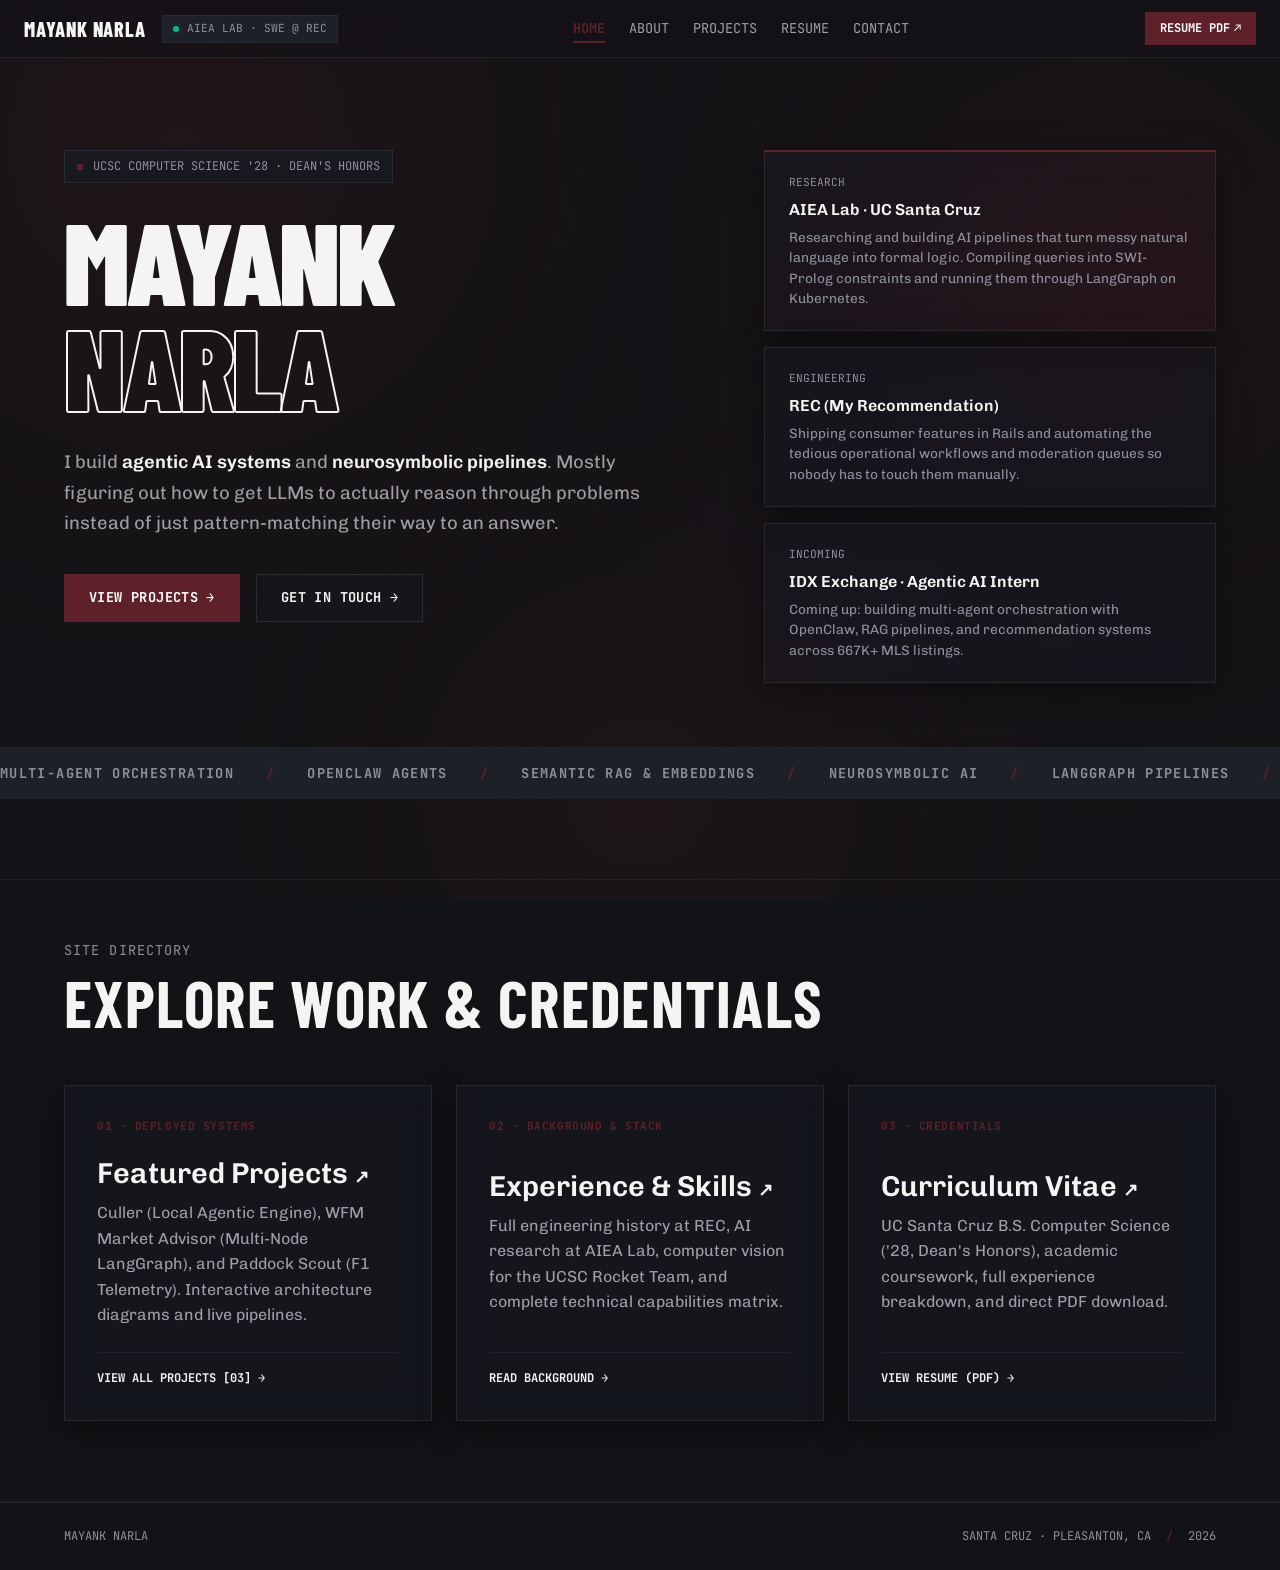
<file: index.html>
<!DOCTYPE html>
<html lang="en">

<head>
  <meta charset="UTF-8">
  <meta name="viewport" content="width=device-width, initial-scale=1.0">
  <meta http-equiv="Cache-Control" content="no-cache, no-store, must-revalidate">
  <meta http-equiv="Pragma" content="no-cache">
  <meta http-equiv="Expires" content="0">
  <title>Mayank Narla — CS @ UCSC</title>
  <meta name="description"
    content="Personal portfolio and resume of Mayank Narla. UC Santa Cruz Computer Science researcher building neurosymbolic AI, computer vision pipelines, and real-time data systems.">
  <meta name="theme-color" content="#121316">

  <!-- OpenGraph / Social -->
  <meta property="og:type" content="website">
  <meta property="og:title" content="Mayank Narla — AI & Systems Engineer">
  <meta property="og:description"
    content="Neurosymbolic AI, Computer Vision pipelines, and distributed data systems. UC Santa Cruz Computer Science.">

  <!-- Google Fonts: Barlow Condensed (Display), Chivo (Body), JetBrains Mono (Telemetry) -->
  <link rel="preconnect" href="https://fonts.googleapis.com">
  <link rel="preconnect" href="https://fonts.gstatic.com" crossorigin>
  <link
    href="https://fonts.googleapis.com/css2?family=Barlow+Condensed:ital,wght@0,600;0,700;0,800;0,900;1,700;1,800&family=Chivo:wght@300;400;500;600;700&family=JetBrains+Mono:wght@400;500;600;700&display=swap"
    rel="stylesheet">

  <link rel="stylesheet" href="css/main.css?v=20260904">
</head>

<body class="telemetry-theme">
  <!-- Custom Kinetic Cursor -->
  <div id="cursor-tracker" class="cursor-tracker" aria-hidden="true">
    <span class="cursor-crosshair">•</span>
    <span class="cursor-label"></span>
  </div>

  <!-- Header HUD -->
  <header id="telemetry-hud" class="telemetry-hud">
    <div class="hud-progress-line" id="scroll-progress-line"></div>
    <div class="hud-container">
      <div class="hud-left">
        <a href="index.html" class="hud-brand" aria-label="Mayank Narla Home">
          <span class="hud-name">MAYANK NARLA</span>
        </a>
        <div class="hud-status-badge">
          <span class="status-dot"></span>
          <span class="status-text">AIEA LAB · SWE @ REC</span>
        </div>
      </div>

      <nav class="hud-nav" aria-label="Main Navigation">
        <a href="index.html" class="hud-link active">HOME</a>
        <a href="about.html" class="hud-link">ABOUT</a>
        <a href="projects.html" class="hud-link">PROJECTS</a>
        <a href="resume.html" class="hud-link">RESUME</a>
        <a href="contact.html" class="hud-link">CONTACT</a>
      </nav>

      <div class="hud-right">
        <a href="https://docs.google.com/document/d/1VMB0v6blI8CmburpSPeXPt6Zx6mSeD_giCl_SmK9u-k/export?format=pdf" target="_blank" rel="noopener noreferrer" class="hud-cta-btn"
          id="resume-quick-btn">
          RESUME PDF <span class="btn-arrow">↗</span>
        </a>
      </div>
    </div>
  </header>

  <main id="main-content">
    <!-- Hero Section -->
    <section id="hero" class="section hero-section">
      <div class="container hero-grid">
        <div class="hero-main-column">
          <div class="hero-badge-tag">
            <span class="tag-accent-marker"></span>
            <span>UCSC COMPUTER SCIENCE '28 · DEAN'S HONORS</span>
          </div>

          <h1 class="hero-title">
            <span class="title-line">MAYANK</span>
            <span class="title-line highlight-stroke">NARLA</span>
          </h1>

          <p class="hero-statement">
            I build <strong>agentic AI systems</strong> and <strong>neurosymbolic pipelines</strong>. Mostly figuring
            out how to get LLMs to actually reason through problems instead of just pattern-matching their way to an
            answer.
          </p>

          <div class="hero-actions">
            <a href="projects.html" class="btn btn-primary">
              VIEW PROJECTS <span class="btn-arrow">→</span>
            </a>
            <a href="contact.html" class="btn btn-secondary">
              GET IN TOUCH <span class="btn-arrow">→</span>
            </a>
          </div>
        </div>

        <!-- Grounded Experience Highlights -->
        <div class="hero-metrics-column">
          <div class="metric-card metric-primary">
            <div class="metric-header">
              <span class="metric-tag">RESEARCH</span>
            </div>
            <div class="metric-focus-title">AIEA Lab · UC Santa Cruz</div>
            <div class="metric-footer">Researching and building AI pipelines that turn messy natural language into
              formal logic. Compiling queries into SWI-Prolog constraints and running them through LangGraph on
              Kubernetes.</div>
          </div>

          <div class="metric-card">
            <div class="metric-header">
              <span class="metric-tag">ENGINEERING</span>
            </div>
            <div class="metric-focus-title">REC (My Recommendation)</div>
            <div class="metric-footer">Shipping consumer features in Rails and automating the tedious operational
              workflows and moderation queues so nobody has to touch them manually.</div>
          </div>

          <div class="metric-card">
            <div class="metric-header">
              <span class="metric-tag">INCOMING</span>
            </div>
            <div class="metric-focus-title">IDX Exchange · Agentic AI Intern</div>
            <div class="metric-footer">Coming up: building multi-agent orchestration with OpenClaw, RAG pipelines, and
              recommendation systems across 667K+ MLS listings.</div>
          </div>
        </div>
      </div>

      <!-- Ticker Band -->
      <div class="hero-ticker-band" aria-hidden="true">
        <div class="ticker-track">
          <span>MULTI-AGENT ORCHESTRATION</span>
          <span class="ticker-dot">/</span>
          <span>OPENCLAW AGENTS</span>
          <span class="ticker-dot">/</span>
          <span>SEMANTIC RAG & EMBEDDINGS</span>
          <span class="ticker-dot">/</span>
          <span>NEUROSYMBOLIC AI</span>
          <span class="ticker-dot">/</span>
          <span>LANGGRAPH PIPELINES</span>
          <span class="ticker-dot">/</span>
          <span>TOOL-CALLING SYSTEMS</span>
          <span class="ticker-dot">/</span>
          <span>MULTI-AGENT ORCHESTRATION</span>
          <span class="ticker-dot">/</span>
          <span>OPENCLAW AGENTS</span>
          <span class="ticker-dot">/</span>
          <span>SEMANTIC RAG & EMBEDDINGS</span>
          <span class="ticker-dot">/</span>
          <span>NEUROSYMBOLIC AI</span>
          <span class="ticker-dot">/</span>
          <span>LANGGRAPH PIPELINES</span>
          <span class="ticker-dot">/</span>
          <span>TOOL-CALLING SYSTEMS</span>
          <span class="ticker-dot">/</span>
        </div>
      </div>
    </section>

    <!-- Site Portal Directory Section -->
    <section class="section" style="padding-top: 60px; padding-bottom: 80px;">
      <div class="container">
        <div class="section-header">
          <div class="section-meta">
            <span class="section-category">SITE DIRECTORY</span>
          </div>
          <h2 class="section-title">EXPLORE WORK & CREDENTIALS</h2>
        </div>

        <div class="projects-grid">
          <!-- Card 1: Projects -->
          <a href="projects.html" class="project-card" style="text-decoration: none;">
            <div class="project-card-header">
              <div class="project-num-tag">01 · DEPLOYED SYSTEMS</div>
            </div>
            <div class="project-body">
              <h3 class="project-title" style="margin-bottom: 8px;">
                Featured Projects <span class="card-arrow">↗</span>
              </h3>
              <p class="project-desc">
                Culler (Local Agentic Engine), WFM Market Advisor (Multi-Node LangGraph), and Paddock Scout (F1
                Telemetry). Interactive architecture diagrams and live pipelines.
              </p>
            </div>
            <div class="project-footer">
              <span class="project-ext-btn">VIEW ALL PROJECTS [03] →</span>
            </div>
          </a>

          <!-- Card 2: About & Experience -->
          <a href="about.html" class="project-card" style="text-decoration: none;">
            <div class="project-card-header">
              <div class="project-num-tag">02 · BACKGROUND & STACK</div>
            </div>
            <div class="project-body">
              <h3 class="project-title" style="margin-bottom: 8px;">
                Experience & Skills <span class="card-arrow">↗</span>
              </h3>
              <p class="project-desc">
                Full engineering history at REC, AI research at AIEA Lab, computer vision for the UCSC Rocket Team, and
                complete technical capabilities matrix.
              </p>
            </div>
            <div class="project-footer">
              <span class="project-ext-btn">READ BACKGROUND →</span>
            </div>
          </a>

          <!-- Card 3: Resume -->
          <a href="resume.html" class="project-card" style="text-decoration: none;">
            <div class="project-card-header">
              <div class="project-num-tag">03 · CREDENTIALS</div>
            </div>
            <div class="project-body">
              <h3 class="project-title" style="margin-bottom: 8px;">
                Curriculum Vitae <span class="card-arrow">↗</span>
              </h3>
              <p class="project-desc">
                UC Santa Cruz B.S. Computer Science ('28, Dean's Honors), academic coursework, full experience
                breakdown, and direct PDF download.
              </p>
            </div>
            <div class="project-footer">
              <span class="project-ext-btn">VIEW RESUME (PDF) →</span>
            </div>
          </a>
        </div>
      </div>
    </section>
  </main>

  <!-- Footer -->
  <footer class="hud-footer">
    <div class="container footer-content">
      <div class="footer-left">
        <span>MAYANK NARLA</span>
      </div>
      <div class="footer-right">
        <span>SANTA CRUZ · PLEASANTON, CA</span>
        <span class="footer-sep">/</span>
        <span>2026</span>
      </div>
    </div>
  </footer>

  <!-- Floating Mobile Navigation Dock -->
  <nav class="mobile-dock" aria-label="Mobile Navigation Dock">
    <div class="dock-pill">
      <a href="index.html" class="dock-link active" aria-label="Home">
        <svg class="dock-icon" width="20" height="20" viewBox="0 0 24 24" fill="none" stroke="currentColor" stroke-width="1.8" stroke-linecap="round" stroke-linejoin="round" aria-hidden="true">
          <path d="M3 9.5L12 3l9 6.5V20a1.5 1.5 0 0 1-1.5 1.5H4.5A1.5 1.5 0 0 1 3 20V9.5z"/>
          <polyline points="9 21.5 9 12 15 12 15 21.5"/>
        </svg>
        <span class="dock-label">HOME</span>
      </a>
      <a href="about.html" class="dock-link" aria-label="About">
        <svg class="dock-icon" width="20" height="20" viewBox="0 0 24 24" fill="none" stroke="currentColor" stroke-width="1.8" stroke-linecap="round" stroke-linejoin="round" aria-hidden="true">
          <path d="M20 21v-2a4 4 0 0 0-4-4H8a4 4 0 0 0-4 4v2"/>
          <circle cx="12" cy="7" r="4"/>
        </svg>
        <span class="dock-label">ABOUT</span>
      </a>
      <a href="projects.html" class="dock-link" aria-label="Projects">
        <svg class="dock-icon" width="20" height="20" viewBox="0 0 24 24" fill="none" stroke="currentColor" stroke-width="1.8" stroke-linecap="round" stroke-linejoin="round" aria-hidden="true">
          <rect x="2" y="7" width="20" height="14" rx="2" ry="2"/>
          <path d="M16 21V5a2 2 0 0 0-2-2h-4a2 2 0 0 0-2 2v16"/>
        </svg>
        <span class="dock-label">PROJECTS</span>
      </a>
      <a href="resume.html" class="dock-link" aria-label="Resume">
        <svg class="dock-icon" width="20" height="20" viewBox="0 0 24 24" fill="none" stroke="currentColor" stroke-width="1.8" stroke-linecap="round" stroke-linejoin="round" aria-hidden="true">
          <path d="M14 2H6a2 2 0 0 0-2 2v16a2 2 0 0 0 2 2h12a2 2 0 0 0 2-2V8z"/>
          <polyline points="14 2 14 8 20 8"/>
          <line x1="16" y1="13" x2="8" y2="13"/>
          <line x1="16" y1="17" x2="8" y2="17"/>
        </svg>
        <span class="dock-label">RESUME</span>
      </a>
      <a href="contact.html" class="dock-link" aria-label="Contact">
        <svg class="dock-icon" width="20" height="20" viewBox="0 0 24 24" fill="none" stroke="currentColor" stroke-width="1.8" stroke-linecap="round" stroke-linejoin="round" aria-hidden="true">
          <rect x="2" y="4" width="20" height="16" rx="2"/>
          <path d="m22 7-8.97 5.7a1.94 1.94 0 0 1-2.06 0L2 7"/>
        </svg>
        <span class="dock-label">CONTACT</span>
      </a>
    </div>
  </nav>

  <script type="module" src="js/main.js"></script>
</body>

</html>
</file>
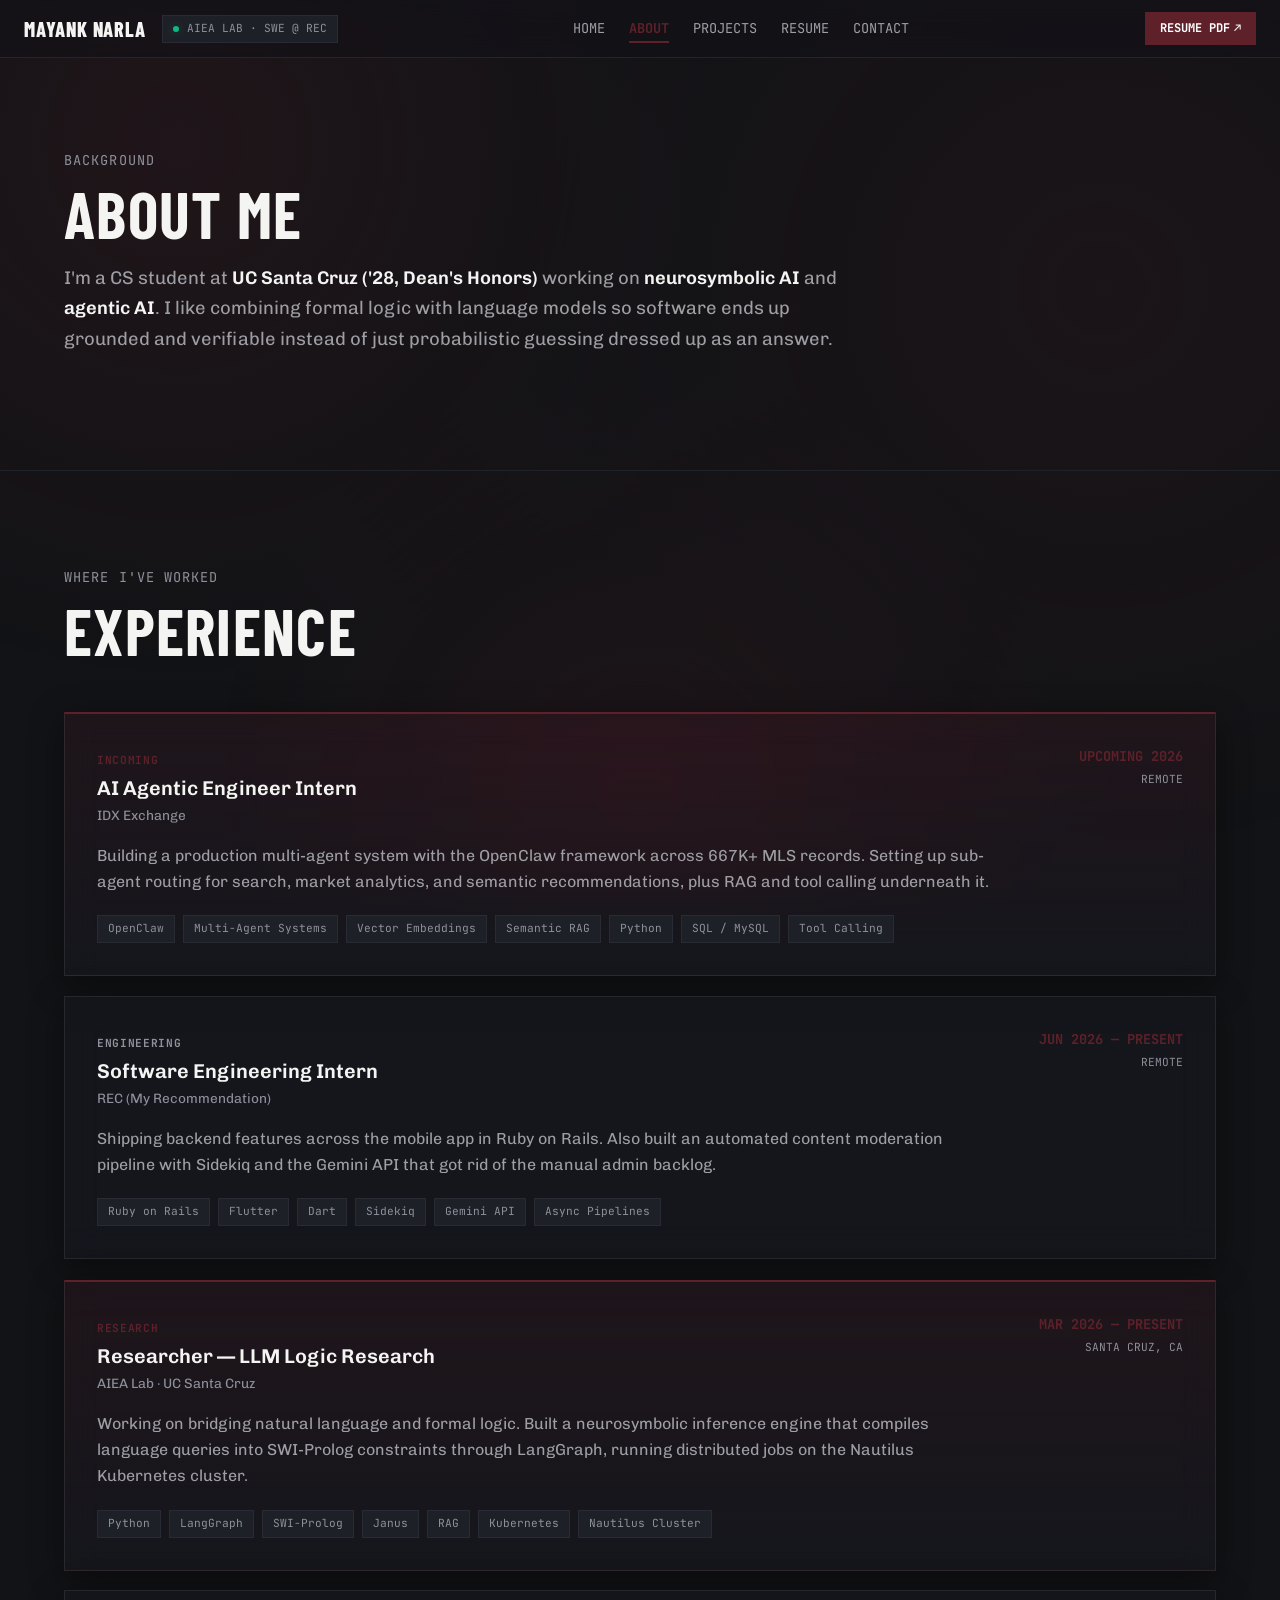
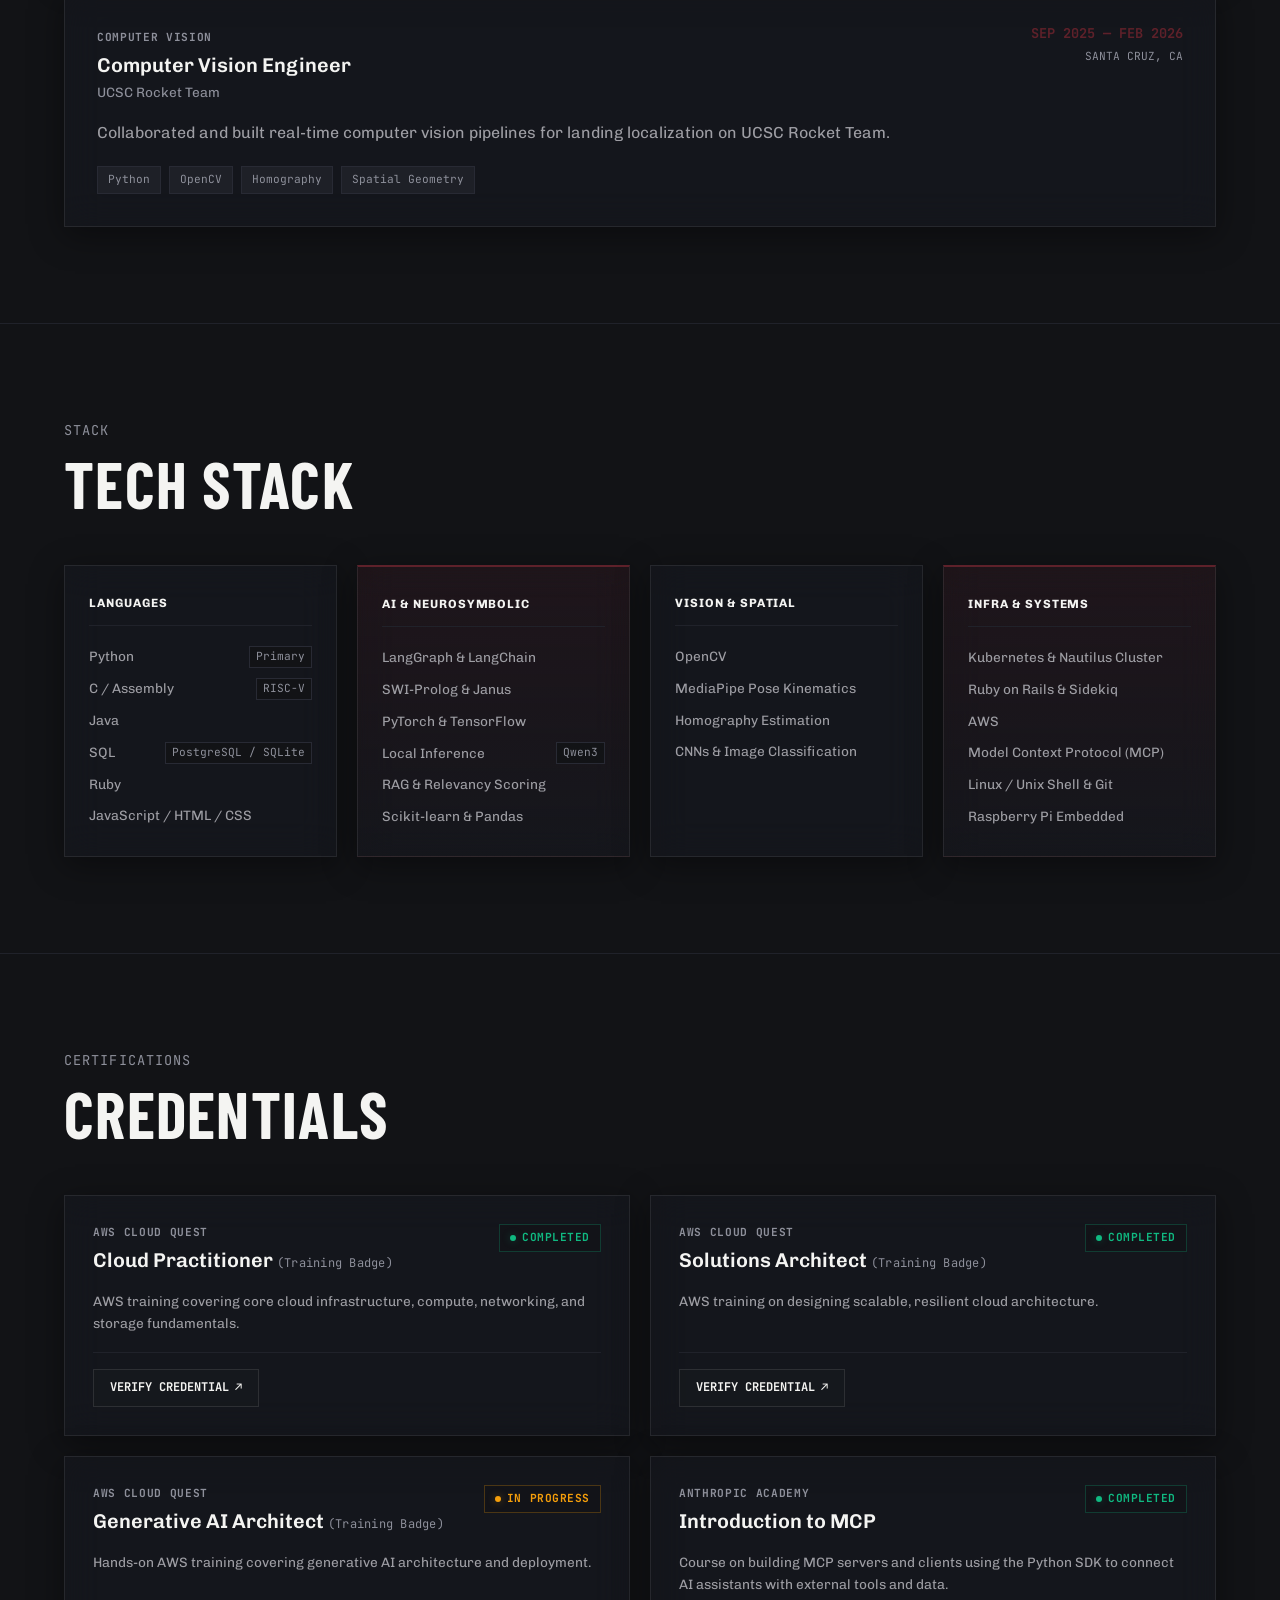
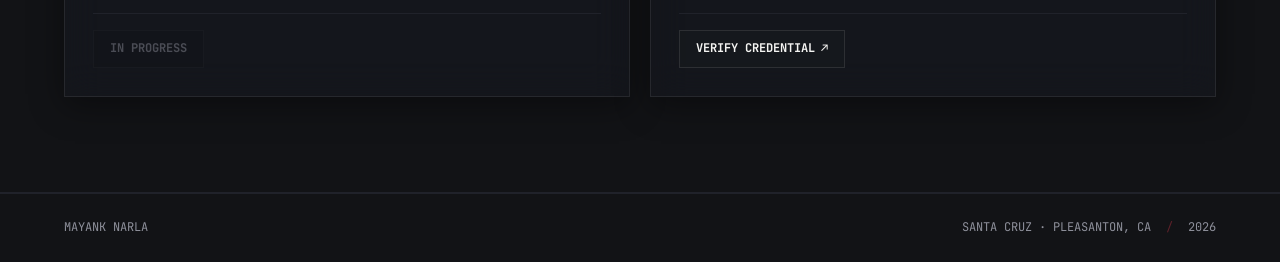
<file: about.html>
<!DOCTYPE html>
<html lang="en">
<head>
  <meta charset="UTF-8">
  <meta name="viewport" content="width=device-width, initial-scale=1.0">
  <meta http-equiv="Cache-Control" content="no-cache, no-store, must-revalidate">
  <meta http-equiv="Pragma" content="no-cache">
  <meta http-equiv="Expires" content="0">
  <title>About — Mayank Narla</title>
  <meta name="description" content="Background, engineering experience, and technical skills of Mayank Narla. UC Santa Cruz Computer Science researcher building neurosymbolic AI and systems.">
  <meta name="theme-color" content="#121316">
  
  <link rel="preconnect" href="https://fonts.googleapis.com">
  <link rel="preconnect" href="https://fonts.gstatic.com" crossorigin>
  <link href="https://fonts.googleapis.com/css2?family=Barlow+Condensed:ital,wght@0,600;0,700;0,800;0,900;1,700;1,800&family=Chivo:wght@300;400;500;600;700&family=JetBrains+Mono:wght@400;500;600;700&display=swap" rel="stylesheet">
  
  <link rel="stylesheet" href="css/main.css?v=20260904">
</head>
<body class="telemetry-theme">
  <!-- Custom Kinetic Cursor -->
  <div id="cursor-tracker" class="cursor-tracker" aria-hidden="true">
    <span class="cursor-crosshair">•</span>
    <span class="cursor-label"></span>
  </div>

  <!-- Header HUD -->
  <header id="telemetry-hud" class="telemetry-hud">
    <div class="hud-progress-line" id="scroll-progress-line"></div>
    <div class="hud-container">
      <div class="hud-left">
        <a href="index.html" class="hud-brand" aria-label="Mayank Narla Home">
          <span class="hud-name">MAYANK NARLA</span>
        </a>
        <div class="hud-status-badge">
          <span class="status-dot"></span>
          <span class="status-text">AIEA LAB · SWE @ REC</span>
        </div>
      </div>

      <nav class="hud-nav" aria-label="Main Navigation">
        <a href="index.html" class="hud-link">HOME</a>
        <a href="about.html" class="hud-link active">ABOUT</a>
        <a href="projects.html" class="hud-link">PROJECTS</a>
        <a href="resume.html" class="hud-link">RESUME</a>
        <a href="contact.html" class="hud-link">CONTACT</a>
      </nav>

      <div class="hud-right">
        <a href="https://docs.google.com/document/d/1VMB0v6blI8CmburpSPeXPt6Zx6mSeD_giCl_SmK9u-k/export?format=pdf" target="_blank" rel="noopener noreferrer" class="hud-cta-btn" id="resume-quick-btn">
          RESUME PDF <span class="btn-arrow">↗</span>
        </a>
      </div>
    </div>
  </header>

  <main id="main-content">
    <!-- About Intro Section -->
    <section class="section hero-section">
      <div class="container">
        <div class="section-meta">
          <span class="section-category">BACKGROUND</span>
        </div>
        <h1 class="section-title">ABOUT ME</h1>
        <p class="hero-statement" style="max-width: 800px; margin-top: 16px;">
          I'm a CS student at <strong>UC Santa Cruz ('28, Dean's Honors)</strong> working on <strong>neurosymbolic AI</strong> and <strong>agentic AI</strong>. I like combining formal logic with language models so software ends up grounded and verifiable instead of just probabilistic guessing dressed up as an answer.
        </p>
      </div>
    </section>

    <!-- Experience Section -->
    <section class="section experience-section">
      <div class="container">
        <div class="section-header">
          <div class="section-meta">
            <span class="section-category">WHERE I'VE WORKED</span>
          </div>
          <h2 class="section-title">EXPERIENCE</h2>
        </div>

        <div class="experience-list">
          <!-- Item 0: IDX Exchange -->
          <article class="exp-card highlight-card">
            <div class="exp-header">
              <div class="exp-role-wrap">
                <span class="exp-tag accent-tag">INCOMING</span>
                <h3 class="exp-role">AI Agentic Engineer Intern</h3>
                <div class="exp-company">IDX Exchange</div>
              </div>
              <div class="exp-period">
                <span class="exp-date">UPCOMING 2026</span>
                <span class="exp-loc">REMOTE</span>
              </div>
            </div>
            <div class="exp-body">
              <p class="exp-human-summary">
                Building a production multi-agent system with the OpenClaw framework across 667K+ MLS records. Setting up sub-agent routing for search, market analytics, and semantic recommendations, plus RAG and tool calling underneath it.
              </p>
              <div class="exp-stack">
                <span class="stack-badge">OpenClaw</span>
                <span class="stack-badge">Multi-Agent Systems</span>
                <span class="stack-badge">Vector Embeddings</span>
                <span class="stack-badge">Semantic RAG</span>
                <span class="stack-badge">Python</span>
                <span class="stack-badge">SQL / MySQL</span>
                <span class="stack-badge">Tool Calling</span>
              </div>
            </div>
          </article>

          <!-- Item 1: REC -->
          <article class="exp-card">
            <div class="exp-header">
              <div class="exp-role-wrap">
                <span class="exp-tag">ENGINEERING</span>
                <h3 class="exp-role">Software Engineering Intern</h3>
                <div class="exp-company">REC (My Recommendation)</div>
              </div>
              <div class="exp-period">
                <span class="exp-date">JUN 2026 — PRESENT</span>
                <span class="exp-loc">REMOTE</span>
              </div>
            </div>
            <div class="exp-body">
              <p class="exp-human-summary">
                Shipping backend features across the mobile app in Ruby on Rails. Also built an automated content moderation pipeline with Sidekiq and the Gemini API that got rid of the manual admin backlog.
              </p>
              <div class="exp-stack">
                <span class="stack-badge">Ruby on Rails</span>
                <span class="stack-badge">Flutter</span>
                <span class="stack-badge">Dart</span>
                <span class="stack-badge">Sidekiq</span>
                <span class="stack-badge">Gemini API</span>
                <span class="stack-badge">Async Pipelines</span>
              </div>
            </div>
          </article>

          <!-- Item 2: AIEA Lab -->
          <article class="exp-card highlight-card">
            <div class="exp-header">
              <div class="exp-role-wrap">
                <span class="exp-tag accent-tag">RESEARCH</span>
                <h3 class="exp-role">Researcher — LLM Logic Research</h3>
                <div class="exp-company">AIEA Lab · UC Santa Cruz</div>
              </div>
              <div class="exp-period">
                <span class="exp-date">MAR 2026 — PRESENT</span>
                <span class="exp-loc">SANTA CRUZ, CA</span>
              </div>
            </div>
            <div class="exp-body">
              <p class="exp-human-summary">
                Working on bridging natural language and formal logic. Built a neurosymbolic inference engine that compiles language queries into SWI-Prolog constraints through LangGraph, running distributed jobs on the Nautilus Kubernetes cluster.
              </p>
              <div class="exp-stack">
                <span class="stack-badge">Python</span>
                <span class="stack-badge">LangGraph</span>
                <span class="stack-badge">SWI-Prolog</span>
                <span class="stack-badge">Janus</span>
                <span class="stack-badge">RAG</span>
                <span class="stack-badge">Kubernetes</span>
                <span class="stack-badge">Nautilus Cluster</span>
              </div>
            </div>
          </article>

          <!-- Item 3: Rocket Team -->
          <article class="exp-card">
            <div class="exp-header">
              <div class="exp-role-wrap">
                <span class="exp-tag">COMPUTER VISION</span>
                <h3 class="exp-role">Computer Vision Engineer</h3>
                <div class="exp-company">UCSC Rocket Team</div>
              </div>
              <div class="exp-period">
                <span class="exp-date">SEP 2025 — FEB 2026</span>
                <span class="exp-loc">SANTA CRUZ, CA</span>
              </div>
            </div>
            <div class="exp-body">
              <p class="exp-human-summary">
                Collaborated and built real-time computer vision pipelines for landing localization on UCSC Rocket Team.
              </p>
              <div class="exp-stack">
                <span class="stack-badge">Python</span>
                <span class="stack-badge">OpenCV</span>
                <span class="stack-badge">Homography</span>
                <span class="stack-badge">Spatial Geometry</span>
              </div>
            </div>
          </article>
        </div>
      </div>
    </section>

    <!-- Tech Stack Section -->
    <section class="section skills-section">
      <div class="container">
        <div class="section-header">
          <div class="section-meta">
            <span class="section-category">STACK</span>
          </div>
          <h2 class="section-title">TECH STACK</h2>
        </div>

        <div class="skills-matrix-grid">
          <!-- Col 1: Core Languages -->
          <div class="matrix-card">
            <div class="matrix-card-header">
              <h3>LANGUAGES</h3>
            </div>
            <ul class="matrix-list">
              <li>Python <span class="skill-lvl">Primary</span></li>
              <li>C / Assembly <span class="skill-lvl">RISC-V</span></li>
              <li>Java</li>
              <li>SQL <span class="skill-lvl">PostgreSQL / SQLite</span></li>
              <li>Ruby</li>
              <li>JavaScript / HTML / CSS</li>
            </ul>
          </div>

          <!-- Col 2: AI, Logic & Agents -->
          <div class="matrix-card highlight-matrix">
            <div class="matrix-card-header">
              <h3>AI & NEUROSYMBOLIC</h3>
            </div>
            <ul class="matrix-list">
              <li>LangGraph & LangChain</li>
              <li>SWI-Prolog & Janus</li>
              <li>PyTorch & TensorFlow</li>
              <li>Local Inference <span class="skill-lvl">Qwen3</span></li>
              <li>RAG & Relevancy Scoring</li>
              <li>Scikit-learn & Pandas</li>
            </ul>
          </div>

          <!-- Col 3: Vision & Spatial -->
          <div class="matrix-card">
            <div class="matrix-card-header">
              <h3>VISION & SPATIAL</h3>
            </div>
            <ul class="matrix-list">
              <li>OpenCV</li>
              <li>MediaPipe Pose Kinematics</li>
              <li>Homography Estimation</li>
              <li>CNNs & Image Classification</li>
            </ul>
          </div>

          <!-- Col 4: Infra & Distributed Systems -->
          <div class="matrix-card highlight-matrix">
            <div class="matrix-card-header">
              <h3>INFRA & SYSTEMS</h3>
            </div>
            <ul class="matrix-list">
              <li>Kubernetes & Nautilus Cluster</li>
              <li>Ruby on Rails & Sidekiq</li>
              <li>AWS</li>
              <li>Model Context Protocol (MCP)</li>
              <li>Linux / Unix Shell & Git</li>
              <li>Raspberry Pi Embedded</li>
            </ul>
          </div>
        </div>
      </div>
    </section>

    <!-- Credentials Section -->
    <section class="section credentials-section">
      <div class="container">
        <div class="section-header">
          <div class="section-meta">
            <span class="section-category">CERTIFICATIONS</span>
          </div>
          <h2 class="section-title">CREDENTIALS</h2>
        </div>

        <div class="credentials-grid">
          <!-- Card 1: AWS Cloud Quest — Cloud Practitioner -->
          <article class="credential-card">
            <div class="cred-header">
              <div class="cred-issuer-wrap">
                <span class="cred-tag">AWS CLOUD QUEST</span>
                <h3 class="cred-name">Cloud Practitioner <span class="cred-badge-type">(Training Badge)</span></h3>
              </div>
              <div class="cred-status status-completed">
                <span class="status-dot"></span>
                <span class="status-text">COMPLETED</span>
              </div>
            </div>
            <p class="cred-desc">
              AWS training covering core cloud infrastructure, compute, networking, and storage fundamentals.
            </p>
            <div class="cred-footer">
              <a href="https://www.credly.com/badges/9591a91b-a679-4a58-b6a4-cde7c4341c90/linked_in_profile" target="_blank" rel="noopener noreferrer" class="cred-verify-btn">
                <span>VERIFY CREDENTIAL</span>
                <span class="btn-arrow">↗</span>
              </a>
            </div>
          </article>

          <!-- Card 2: AWS Cloud Quest — Solutions Architect -->
          <article class="credential-card">
            <div class="cred-header">
              <div class="cred-issuer-wrap">
                <span class="cred-tag">AWS CLOUD QUEST</span>
                <h3 class="cred-name">Solutions Architect <span class="cred-badge-type">(Training Badge)</span></h3>
              </div>
              <div class="cred-status status-completed">
                <span class="status-dot"></span>
                <span class="status-text">COMPLETED</span>
              </div>
            </div>
            <p class="cred-desc">
              AWS training on designing scalable, resilient cloud architecture.
            </p>
            <div class="cred-footer">
              <a href="https://www.credly.com/badges/79fa718d-b05f-4d22-ae2e-3b1b21eead10/linked_in_profile" target="_blank" rel="noopener noreferrer" class="cred-verify-btn">
                <span>VERIFY CREDENTIAL</span>
                <span class="btn-arrow">↗</span>
              </a>
            </div>
          </article>

          <!-- Card 3: AWS Cloud Quest — Generative AI Architect -->
          <article class="credential-card">
            <div class="cred-header">
              <div class="cred-issuer-wrap">
                <span class="cred-tag">AWS CLOUD QUEST</span>
                <h3 class="cred-name">Generative AI Architect <span class="cred-badge-type">(Training Badge)</span></h3>
              </div>
              <div class="cred-status status-progress">
                <span class="status-dot-amber"></span>
                <span class="status-text">IN PROGRESS</span>
              </div>
            </div>
            <p class="cred-desc">
              Hands-on AWS training covering generative AI architecture and deployment.
            </p>
            <div class="cred-footer">
              <span class="cred-verify-btn is-disabled" aria-disabled="true">
                <span>IN PROGRESS</span>
              </span>
            </div>
          </article>

          <!-- Card 4: Anthropic Academy — Introduction to MCP -->
          <article class="credential-card highlight-card">
            <div class="cred-header">
              <div class="cred-issuer-wrap">
                <span class="cred-tag accent-tag">ANTHROPIC ACADEMY</span>
                <h3 class="cred-name">Introduction to MCP</h3>
              </div>
              <div class="cred-status status-completed">
                <span class="status-dot"></span>
                <span class="status-text">COMPLETED</span>
              </div>
            </div>
            <p class="cred-desc">
              Course on building MCP servers and clients using the Python SDK to connect AI assistants with external tools and data.
            </p>
            <div class="cred-footer">
              <a href="https://verify.skilljar.com/c/ec3ixjprjrkw" target="_blank" rel="noopener noreferrer" class="cred-verify-btn">
                <span>VERIFY CREDENTIAL</span>
                <span class="btn-arrow">↗</span>
              </a>
            </div>
          </article>
        </div>
      </div>
    </section>
  </main>

  <!-- Footer -->
  <footer class="hud-footer">
    <div class="container footer-content">
      <div class="footer-left">
        <span>MAYANK NARLA</span>
      </div>
      <div class="footer-right">
        <span>SANTA CRUZ · PLEASANTON, CA</span>
        <span class="footer-sep">/</span>
        <span>2026</span>
      </div>
    </div>
  </footer>

  <!-- Floating Mobile Navigation Dock -->
  <nav class="mobile-dock" aria-label="Mobile Navigation Dock">
    <div class="dock-pill">
      <a href="index.html" class="dock-link" aria-label="Home">
        <svg class="dock-icon" width="20" height="20" viewBox="0 0 24 24" fill="none" stroke="currentColor" stroke-width="1.8" stroke-linecap="round" stroke-linejoin="round" aria-hidden="true">
          <path d="M3 9.5L12 3l9 6.5V20a1.5 1.5 0 0 1-1.5 1.5H4.5A1.5 1.5 0 0 1 3 20V9.5z"/>
          <polyline points="9 21.5 9 12 15 12 15 21.5"/>
        </svg>
        <span class="dock-label">HOME</span>
      </a>
      <a href="about.html" class="dock-link active" aria-label="About">
        <svg class="dock-icon" width="20" height="20" viewBox="0 0 24 24" fill="none" stroke="currentColor" stroke-width="1.8" stroke-linecap="round" stroke-linejoin="round" aria-hidden="true">
          <path d="M20 21v-2a4 4 0 0 0-4-4H8a4 4 0 0 0-4 4v2"/>
          <circle cx="12" cy="7" r="4"/>
        </svg>
        <span class="dock-label">ABOUT</span>
      </a>
      <a href="projects.html" class="dock-link" aria-label="Projects">
        <svg class="dock-icon" width="20" height="20" viewBox="0 0 24 24" fill="none" stroke="currentColor" stroke-width="1.8" stroke-linecap="round" stroke-linejoin="round" aria-hidden="true">
          <rect x="2" y="7" width="20" height="14" rx="2" ry="2"/>
          <path d="M16 21V5a2 2 0 0 0-2-2h-4a2 2 0 0 0-2 2v16"/>
        </svg>
        <span class="dock-label">PROJECTS</span>
      </a>
      <a href="resume.html" class="dock-link" aria-label="Resume">
        <svg class="dock-icon" width="20" height="20" viewBox="0 0 24 24" fill="none" stroke="currentColor" stroke-width="1.8" stroke-linecap="round" stroke-linejoin="round" aria-hidden="true">
          <path d="M14 2H6a2 2 0 0 0-2 2v16a2 2 0 0 0 2 2h12a2 2 0 0 0 2-2V8z"/>
          <polyline points="14 2 14 8 20 8"/>
          <line x1="16" y1="13" x2="8" y2="13"/>
          <line x1="16" y1="17" x2="8" y2="17"/>
        </svg>
        <span class="dock-label">RESUME</span>
      </a>
      <a href="contact.html" class="dock-link" aria-label="Contact">
        <svg class="dock-icon" width="20" height="20" viewBox="0 0 24 24" fill="none" stroke="currentColor" stroke-width="1.8" stroke-linecap="round" stroke-linejoin="round" aria-hidden="true">
          <rect x="2" y="4" width="20" height="16" rx="2"/>
          <path d="m22 7-8.97 5.7a1.94 1.94 0 0 1-2.06 0L2 7"/>
        </svg>
        <span class="dock-label">CONTACT</span>
      </a>
    </div>
  </nav>

  <script type="module" src="js/main.js"></script>
</body>
</html>
</file>
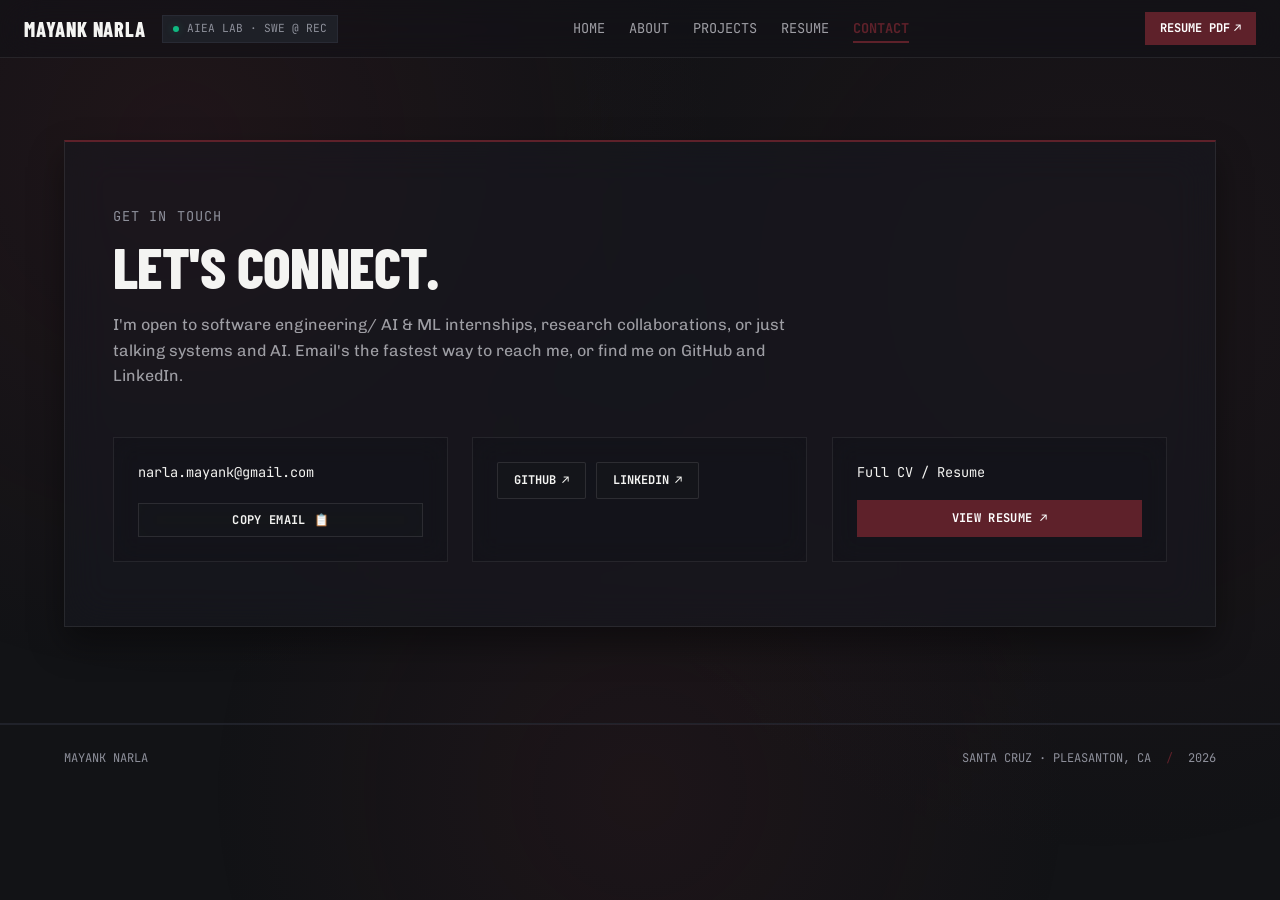
<file: contact.html>
<!DOCTYPE html>
<html lang="en">
<head>
  <meta charset="UTF-8">
  <meta name="viewport" content="width=device-width, initial-scale=1.0">
  <meta http-equiv="Cache-Control" content="no-cache, no-store, must-revalidate">
  <meta http-equiv="Pragma" content="no-cache">
  <meta http-equiv="Expires" content="0">
  <title>Contact — Mayank Narla</title>
  <meta name="description" content="Get in touch with Mayank Narla for software engineering internships, AI research collaborations, and systems development.">
  <meta name="theme-color" content="#121316">
  
  <link rel="preconnect" href="https://fonts.googleapis.com">
  <link rel="preconnect" href="https://fonts.gstatic.com" crossorigin>
  <link href="https://fonts.googleapis.com/css2?family=Barlow+Condensed:ital,wght@0,600;0,700;0,800;0,900;1,700;1,800&family=Chivo:wght@300;400;500;600;700&family=JetBrains+Mono:wght@400;500;600;700&display=swap" rel="stylesheet">
  
  <link rel="stylesheet" href="css/main.css?v=20260904">
</head>
<body class="telemetry-theme">
  <!-- Custom Kinetic Cursor -->
  <div id="cursor-tracker" class="cursor-tracker" aria-hidden="true">
    <span class="cursor-crosshair">•</span>
    <span class="cursor-label"></span>
  </div>

  <!-- Header HUD -->
  <header id="telemetry-hud" class="telemetry-hud">
    <div class="hud-progress-line" id="scroll-progress-line"></div>
    <div class="hud-container">
      <div class="hud-left">
        <a href="index.html" class="hud-brand" aria-label="Mayank Narla Home">
          <span class="hud-name">MAYANK NARLA</span>
        </a>
        <div class="hud-status-badge">
          <span class="status-dot"></span>
          <span class="status-text">AIEA LAB · SWE @ REC</span>
        </div>
      </div>

      <nav class="hud-nav" aria-label="Main Navigation">
        <a href="index.html" class="hud-link">HOME</a>
        <a href="about.html" class="hud-link">ABOUT</a>
        <a href="projects.html" class="hud-link">PROJECTS</a>
        <a href="resume.html" class="hud-link">RESUME</a>
        <a href="contact.html" class="hud-link active">CONTACT</a>
      </nav>

      <div class="hud-right">
        <a href="https://docs.google.com/document/d/1VMB0v6blI8CmburpSPeXPt6Zx6mSeD_giCl_SmK9u-k/export?format=pdf" target="_blank" rel="noopener noreferrer" class="hud-cta-btn" id="resume-quick-btn">
          RESUME PDF <span class="btn-arrow">↗</span>
        </a>
      </div>
    </div>
  </header>

  <main id="main-content">
    <section class="section contact-section" style="padding-top: 140px; min-height: 80vh;">
      <div class="container">
        <div class="contact-box">
          <div class="contact-header">
            <div class="section-meta">
              <span class="section-category">GET IN TOUCH</span>
            </div>
            <h1 class="contact-headline">LET'S CONNECT.</h1>
            <p class="contact-sub">
              I'm open to software engineering/ AI & ML internships, research collaborations, or just talking systems and AI. Email's the fastest way to reach me, or find me on GitHub and LinkedIn.
            </p>
          </div>

          <div class="contact-actions-grid">
            <div class="contact-channel-card">
              <div class="channel-value">narla.mayank@gmail.com</div>
              <button class="btn btn-secondary btn-sm" id="copy-email-btn" data-email="narla.mayank@gmail.com">
                <span id="copy-text">COPY EMAIL</span> <span class="btn-arrow">📋</span>
              </button>
            </div>

            <div class="contact-channel-card">
              <div class="channel-links">
                <a href="https://github.com/mnarla" target="_blank" rel="noopener noreferrer" class="channel-link-btn">
                  GITHUB <span>↗</span>
                </a>
                <a href="https://www.linkedin.com/in/mayank-narla-4761b4366" target="_blank" rel="noopener noreferrer" class="channel-link-btn">
                  LINKEDIN <span>↗</span>
                </a>
              </div>
            </div>

            <div class="contact-channel-card">
              <div class="channel-value">Full CV / Resume</div>
              <a href="resume.html" class="btn btn-primary btn-sm">
                VIEW RESUME <span class="btn-arrow">↗</span>
              </a>
            </div>
          </div>
        </div>
      </div>
    </section>
  </main>

  <!-- Footer -->
  <footer class="hud-footer">
    <div class="container footer-content">
      <div class="footer-left">
        <span>MAYANK NARLA</span>
      </div>
      <div class="footer-right">
        <span>SANTA CRUZ · PLEASANTON, CA</span>
        <span class="footer-sep">/</span>
        <span>2026</span>
      </div>
    </div>
  </footer>

  <!-- Floating Mobile Navigation Dock -->
  <nav class="mobile-dock" aria-label="Mobile Navigation Dock">
    <div class="dock-pill">
      <a href="index.html" class="dock-link" aria-label="Home">
        <svg class="dock-icon" width="20" height="20" viewBox="0 0 24 24" fill="none" stroke="currentColor" stroke-width="1.8" stroke-linecap="round" stroke-linejoin="round" aria-hidden="true">
          <path d="M3 9.5L12 3l9 6.5V20a1.5 1.5 0 0 1-1.5 1.5H4.5A1.5 1.5 0 0 1 3 20V9.5z"/>
          <polyline points="9 21.5 9 12 15 12 15 21.5"/>
        </svg>
        <span class="dock-label">HOME</span>
      </a>
      <a href="about.html" class="dock-link" aria-label="About">
        <svg class="dock-icon" width="20" height="20" viewBox="0 0 24 24" fill="none" stroke="currentColor" stroke-width="1.8" stroke-linecap="round" stroke-linejoin="round" aria-hidden="true">
          <path d="M20 21v-2a4 4 0 0 0-4-4H8a4 4 0 0 0-4 4v2"/>
          <circle cx="12" cy="7" r="4"/>
        </svg>
        <span class="dock-label">ABOUT</span>
      </a>
      <a href="projects.html" class="dock-link" aria-label="Projects">
        <svg class="dock-icon" width="20" height="20" viewBox="0 0 24 24" fill="none" stroke="currentColor" stroke-width="1.8" stroke-linecap="round" stroke-linejoin="round" aria-hidden="true">
          <rect x="2" y="7" width="20" height="14" rx="2" ry="2"/>
          <path d="M16 21V5a2 2 0 0 0-2-2h-4a2 2 0 0 0-2 2v16"/>
        </svg>
        <span class="dock-label">PROJECTS</span>
      </a>
      <a href="resume.html" class="dock-link" aria-label="Resume">
        <svg class="dock-icon" width="20" height="20" viewBox="0 0 24 24" fill="none" stroke="currentColor" stroke-width="1.8" stroke-linecap="round" stroke-linejoin="round" aria-hidden="true">
          <path d="M14 2H6a2 2 0 0 0-2 2v16a2 2 0 0 0 2 2h12a2 2 0 0 0 2-2V8z"/>
          <polyline points="14 2 14 8 20 8"/>
          <line x1="16" y1="13" x2="8" y2="13"/>
          <line x1="16" y1="17" x2="8" y2="17"/>
        </svg>
        <span class="dock-label">RESUME</span>
      </a>
      <a href="contact.html" class="dock-link active" aria-label="Contact">
        <svg class="dock-icon" width="20" height="20" viewBox="0 0 24 24" fill="none" stroke="currentColor" stroke-width="1.8" stroke-linecap="round" stroke-linejoin="round" aria-hidden="true">
          <rect x="2" y="4" width="20" height="16" rx="2"/>
          <path d="m22 7-8.97 5.7a1.94 1.94 0 0 1-2.06 0L2 7"/>
        </svg>
        <span class="dock-label">CONTACT</span>
      </a>
    </div>
  </nav>

  <!-- Toast Notification -->
  <div id="toast" class="toast" role="status" aria-live="polite">Email copied to clipboard!</div>

  <script type="module" src="js/main.js"></script>
</body>
</html>
</file>
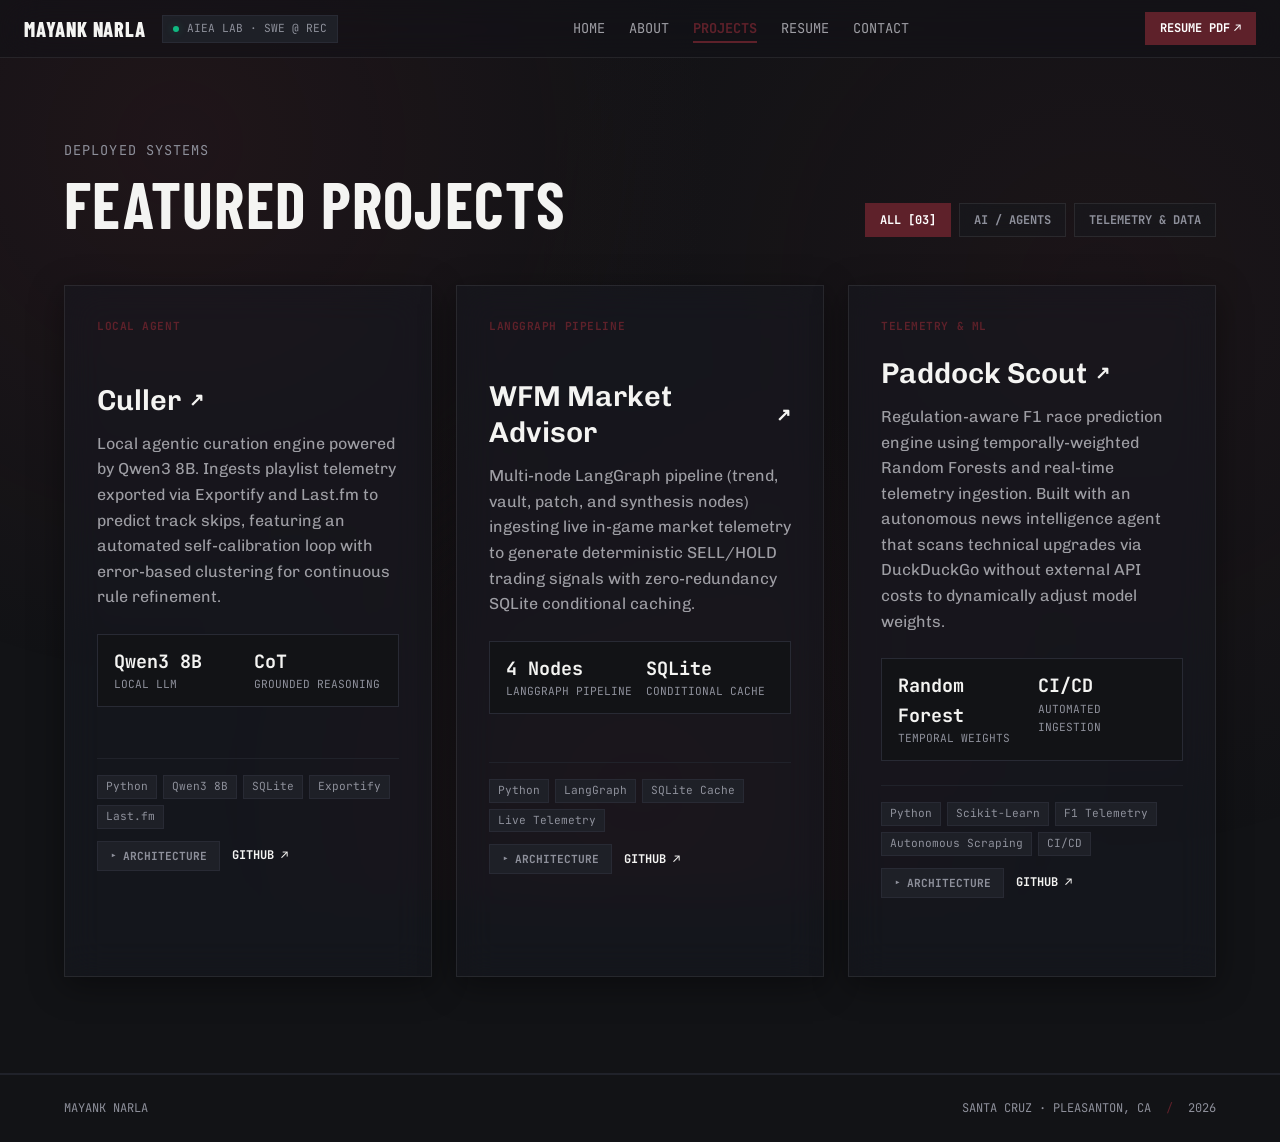
<file: projects.html>
<!DOCTYPE html>
<html lang="en">
<head>
  <meta charset="UTF-8">
  <meta name="viewport" content="width=device-width, initial-scale=1.0">
  <meta http-equiv="Cache-Control" content="no-cache, no-store, must-revalidate">
  <meta http-equiv="Pragma" content="no-cache">
  <meta http-equiv="Expires" content="0">
  <title>Projects — Mayank Narla</title>
  <meta name="description" content="Selected software engineering projects, autonomous agents, and telemetry systems built by Mayank Narla.">
  <meta name="theme-color" content="#121316">
  
  <link rel="preconnect" href="https://fonts.googleapis.com">
  <link rel="preconnect" href="https://fonts.gstatic.com" crossorigin>
  <link href="https://fonts.googleapis.com/css2?family=Barlow+Condensed:ital,wght@0,600;0,700;0,800;0,900;1,700;1,800&family=Chivo:wght@300;400;500;600;700&family=JetBrains+Mono:wght@400;500;600;700&display=swap" rel="stylesheet">
  
  <link rel="stylesheet" href="css/main.css?v=20260904">
</head>
<body class="telemetry-theme">
  <!-- Custom Kinetic Cursor -->
  <div id="cursor-tracker" class="cursor-tracker" aria-hidden="true">
    <span class="cursor-crosshair">•</span>
    <span class="cursor-label"></span>
  </div>

  <!-- Header HUD -->
  <header id="telemetry-hud" class="telemetry-hud">
    <div class="hud-progress-line" id="scroll-progress-line"></div>
    <div class="hud-container">
      <div class="hud-left">
        <a href="index.html" class="hud-brand" aria-label="Mayank Narla Home">
          <span class="hud-name">MAYANK NARLA</span>
        </a>
        <div class="hud-status-badge">
          <span class="status-dot"></span>
          <span class="status-text">AIEA LAB · SWE @ REC</span>
        </div>
      </div>

      <nav class="hud-nav" aria-label="Main Navigation">
        <a href="index.html" class="hud-link">HOME</a>
        <a href="about.html" class="hud-link">ABOUT</a>
        <a href="projects.html" class="hud-link active">PROJECTS</a>
        <a href="resume.html" class="hud-link">RESUME</a>
        <a href="contact.html" class="hud-link">CONTACT</a>
      </nav>

      <div class="hud-right">
        <a href="https://docs.google.com/document/d/1VMB0v6blI8CmburpSPeXPt6Zx6mSeD_giCl_SmK9u-k/export?format=pdf" target="_blank" rel="noopener noreferrer" class="hud-cta-btn" id="resume-quick-btn">
          RESUME PDF <span class="btn-arrow">↗</span>
        </a>
      </div>
    </div>
  </header>

  <main id="main-content">
    <!-- Projects Section -->
    <section class="section projects-section" style="padding-top: 140px;">
      <div class="container">
        <div class="section-header-split">
          <div>
            <div class="section-meta">
              <span class="section-category">DEPLOYED SYSTEMS</span>
            </div>
            <h1 class="section-title">FEATURED PROJECTS</h1>
          </div>

          <!-- Filter Switcher -->
          <div class="project-filter-group" role="tablist" aria-label="Filter Projects">
            <button class="filter-btn active" data-filter="all">ALL [03]</button>
            <button class="filter-btn" data-filter="ai">AI / AGENTS</button>
            <button class="filter-btn" data-filter="telemetry">TELEMETRY & DATA</button>
          </div>
        </div>

        <div class="projects-grid" id="projects-grid">
          <!-- Project 01: Culler -->
          <article class="project-card" data-category="ai">
            <div class="project-card-header">
              <div class="project-num-tag">LOCAL AGENT</div>
            </div>
            <div class="project-body">
              <h2 class="project-title">
                <a href="https://github.com/mnarla/culler" target="_blank" rel="noopener noreferrer" class="project-link">
                  Culler <span class="card-arrow">↗</span>
                </a>
              </h2>
              <p class="project-desc">
                Local agentic curation engine powered by Qwen3 8B. Ingests playlist telemetry exported via Exportify and Last.fm to predict track skips, featuring an automated self-calibration loop with error-based clustering for continuous rule refinement.
              </p>
              <div class="project-metrics-row">
                <div class="p-metric">
                  <span class="p-metric-val">Qwen3 8B</span>
                  <span class="p-metric-lbl">Local LLM</span>
                </div>
                <div class="p-metric">
                  <span class="p-metric-val">CoT</span>
                  <span class="p-metric-lbl">Grounded Reasoning</span>
                </div>
              </div>
            </div>
            <div class="project-footer">
              <div class="project-tech-pills">
                <span>Python</span>
                <span>Qwen3 8B</span>
                <span>SQLite</span>
                <span>Exportify</span>
                <span>Last.fm</span>
              </div>
              <div class="project-actions-row">
                <button class="arch-toggle-btn" aria-expanded="false" data-target="arch-culler" aria-controls="arch-culler">
                  <span class="arch-toggle-indicator">▸</span> ARCHITECTURE
                </button>
                <a href="https://github.com/mnarla/culler" target="_blank" rel="noopener noreferrer" class="project-ext-btn" aria-label="View Culler on GitHub">
                  GITHUB ↗
                </a>
              </div>
            </div>
            <div id="arch-culler" class="arch-drawer" aria-hidden="true">
              <div class="arch-diagram-wrap">
                <div class="arch-header-meta">
                  <span>PIPELINE // SELF-CALIBRATING AGENT</span>
                  <span class="arch-pipeline-badge">LOCAL 8B INFERENCE</span>
                </div>
                <svg class="arch-diagram-svg" viewBox="0 0 520 70" fill="none" xmlns="http://www.w3.org/2000/svg" role="img" aria-label="Culler Architecture Diagram">
                  <rect x="5" y="15" width="105" height="40" fill="#18191E" stroke="#282A34" stroke-width="1"/>
                  <text x="57" y="33" fill="#F4F4F2" font-family="JetBrains Mono, monospace" font-size="9" font-weight="600" text-anchor="middle">STREAM TELEMETRY</text>
                  <text x="57" y="45" fill="#8E909B" font-family="JetBrains Mono, monospace" font-size="8" text-anchor="middle">Exportify & Last.fm</text>

                  <path d="M110 35 H132" stroke="#5E212A" stroke-width="1.5" stroke-dasharray="2 2"/>
                  <polygon points="132,32 137,35 132,38" fill="#5E212A"/>

                  <rect x="137" y="15" width="115" height="40" fill="#18191E" stroke="#282A34" stroke-width="1"/>
                  <text x="194" y="33" fill="#F4F4F2" font-family="JetBrains Mono, monospace" font-size="9" font-weight="600" text-anchor="middle">SQLITE RULE STORE</text>
                  <text x="194" y="45" fill="#8E909B" font-family="JetBrains Mono, monospace" font-size="8" text-anchor="middle">Audit Track History</text>

                  <path d="M252 35 H274" stroke="#5E212A" stroke-width="1.5" stroke-dasharray="2 2"/>
                  <polygon points="274,32 279,35 274,38" fill="#5E212A"/>

                  <rect x="279" y="15" width="115" height="40" fill="#18191E" stroke="#282A34" stroke-width="1"/>
                  <text x="336" y="33" fill="#F4F4F2" font-family="JetBrains Mono, monospace" font-size="9" font-weight="600" text-anchor="middle">QWEN3 8B (CoT)</text>
                  <text x="336" y="45" fill="#8E909B" font-family="JetBrains Mono, monospace" font-size="8" text-anchor="middle">Chain-of-Thought</text>

                  <path d="M394 35 H416" stroke="#5E212A" stroke-width="1.5" stroke-dasharray="2 2"/>
                  <polygon points="416,32 421,35 416,38" fill="#5E212A"/>

                  <rect x="421" y="15" width="94" height="40" fill="#18191E" stroke="#10B981" stroke-width="1"/>
                  <text x="468" y="33" fill="#10B981" font-family="JetBrains Mono, monospace" font-size="9" font-weight="700" text-anchor="middle">CALIBRATION</text>
                  <text x="468" y="45" fill="#8E909B" font-family="JetBrains Mono, monospace" font-size="8" text-anchor="middle">Cluster Feedback</text>
                </svg>
              </div>
            </div>
          </article>

          <!-- Project 02: WFM Sell-Timing Advisor -->
          <article class="project-card" data-category="ai telemetry">
            <div class="project-card-header">
              <div class="project-num-tag">LANGGRAPH PIPELINE</div>
            </div>
            <div class="project-body">
              <h2 class="project-title">
                <a href="https://github.com/mnarla/wfmarket-advisor" target="_blank" rel="noopener noreferrer" class="project-link">
                  WFM Market Advisor <span class="card-arrow">↗</span>
                </a>
              </h2>
              <p class="project-desc">
                Multi-node LangGraph pipeline (trend, vault, patch, and synthesis nodes) ingesting live in-game market telemetry to generate deterministic SELL/HOLD trading signals with zero-redundancy SQLite conditional caching.
              </p>
              <div class="project-metrics-row">
                <div class="p-metric">
                  <span class="p-metric-val">4 Nodes</span>
                  <span class="p-metric-lbl">LangGraph Pipeline</span>
                </div>
                <div class="p-metric">
                  <span class="p-metric-val">SQLite</span>
                  <span class="p-metric-lbl">Conditional Cache</span>
                </div>
              </div>
            </div>
            <div class="project-footer">
              <div class="project-tech-pills">
                <span>Python</span>
                <span>LangGraph</span>
                <span>SQLite Cache</span>
                <span>Live Telemetry</span>
              </div>
              <div class="project-actions-row">
                <button class="arch-toggle-btn" aria-expanded="false" data-target="arch-wfm" aria-controls="arch-wfm">
                  <span class="arch-toggle-indicator">▸</span> ARCHITECTURE
                </button>
                <a href="https://github.com/mnarla/wfmarket-advisor" target="_blank" rel="noopener noreferrer" class="project-ext-btn" aria-label="View WFM Advisor on GitHub">
                  GITHUB ↗
                </a>
              </div>
            </div>
            <div id="arch-wfm" class="arch-drawer" aria-hidden="true">
              <div class="arch-diagram-wrap">
                <div class="arch-header-meta">
                  <span>PIPELINE // MULTI-NODE LANGGRAPH</span>
                  <span class="arch-pipeline-badge">CACHED INGESTION</span>
                </div>
                <svg class="arch-diagram-svg" viewBox="0 0 520 70" fill="none" xmlns="http://www.w3.org/2000/svg" role="img" aria-label="WFM Advisor Architecture Diagram">
                  <rect x="5" y="15" width="105" height="40" fill="#18191E" stroke="#282A34" stroke-width="1"/>
                  <text x="57" y="33" fill="#F4F4F2" font-family="JetBrains Mono, monospace" font-size="9" font-weight="600" text-anchor="middle">MARKET API</text>
                  <text x="57" y="45" fill="#8E909B" font-family="JetBrains Mono, monospace" font-size="8" text-anchor="middle">Live In-Game Data</text>

                  <path d="M110 35 H132" stroke="#5E212A" stroke-width="1.5" stroke-dasharray="2 2"/>
                  <polygon points="132,32 137,35 132,38" fill="#5E212A"/>

                  <rect x="137" y="15" width="115" height="40" fill="#18191E" stroke="#282A34" stroke-width="1"/>
                  <text x="194" y="33" fill="#F4F4F2" font-family="JetBrains Mono, monospace" font-size="9" font-weight="600" text-anchor="middle">SQLITE CACHE</text>
                  <text x="194" y="45" fill="#8E909B" font-family="JetBrains Mono, monospace" font-size="8" text-anchor="middle">Conditional Tracking</text>

                  <path d="M252 35 H274" stroke="#5E212A" stroke-width="1.5" stroke-dasharray="2 2"/>
                  <polygon points="274,32 279,35 274,38" fill="#5E212A"/>

                  <rect x="279" y="15" width="115" height="40" fill="#18191E" stroke="#282A34" stroke-width="1"/>
                  <text x="336" y="33" fill="#F4F4F2" font-family="JetBrains Mono, monospace" font-size="9" font-weight="600" text-anchor="middle">LANGGRAPH</text>
                  <text x="336" y="45" fill="#8E909B" font-family="JetBrains Mono, monospace" font-size="8" text-anchor="middle">Trend·Vault·Patch</text>

                  <path d="M394 35 H416" stroke="#5E212A" stroke-width="1.5" stroke-dasharray="2 2"/>
                  <polygon points="416,32 421,35 416,38" fill="#5E212A"/>

                  <rect x="421" y="15" width="94" height="40" fill="#18191E" stroke="#10B981" stroke-width="1"/>
                  <text x="468" y="33" fill="#10B981" font-family="JetBrains Mono, monospace" font-size="9" font-weight="700" text-anchor="middle">SYNTHESIS</text>
                  <text x="468" y="45" fill="#8E909B" font-family="JetBrains Mono, monospace" font-size="8" text-anchor="middle">SELL / HOLD Signal</text>
                </svg>
              </div>
            </div>
          </article>

          <!-- Project 03: Paddock Scout -->
          <article class="project-card" data-category="telemetry ai">
            <div class="project-card-header">
              <div class="project-num-tag">TELEMETRY & ML</div>
            </div>
            <div class="project-body">
              <h2 class="project-title">
                <a href="https://github.com/mnarla/Paddock-Scout" target="_blank" rel="noopener noreferrer" class="project-link">
                  Paddock Scout <span class="card-arrow">↗</span>
                </a>
              </h2>
              <p class="project-desc">
                Regulation-aware F1 race prediction engine using temporally-weighted Random Forests and real-time telemetry ingestion. Built with an autonomous news intelligence agent that scans technical upgrades via DuckDuckGo without external API costs to dynamically adjust model weights.
              </p>
              <div class="project-metrics-row">
                <div class="p-metric">
                  <span class="p-metric-val">Random Forest</span>
                  <span class="p-metric-lbl">Temporal Weights</span>
                </div>
                <div class="p-metric">
                  <span class="p-metric-val">CI/CD</span>
                  <span class="p-metric-lbl">Automated Ingestion</span>
                </div>
              </div>
            </div>
            <div class="project-footer">
              <div class="project-tech-pills">
                <span>Python</span>
                <span>Scikit-Learn</span>
                <span>F1 Telemetry</span>
                <span>Autonomous Scraping</span>
                <span>CI/CD</span>
              </div>
              <div class="project-actions-row">
                <button class="arch-toggle-btn" aria-expanded="false" data-target="arch-paddock" aria-controls="arch-paddock">
                  <span class="arch-toggle-indicator">▸</span> ARCHITECTURE
                </button>
                <a href="https://github.com/mnarla/Paddock-Scout" target="_blank" rel="noopener noreferrer" class="project-ext-btn" aria-label="View Paddock Scout on GitHub">
                  GITHUB ↗
                </a>
              </div>
            </div>
            <div id="arch-paddock" class="arch-drawer" aria-hidden="true">
              <div class="arch-diagram-wrap">
                <div class="arch-header-meta">
                  <span>PIPELINE // TELEMETRY & WEB AGENT</span>
                  <span class="arch-pipeline-badge">DYNAMIC CALIBRATION</span>
                </div>
                <svg class="arch-diagram-svg" viewBox="0 0 520 70" fill="none" xmlns="http://www.w3.org/2000/svg" role="img" aria-label="Paddock Scout Architecture Diagram">
                  <rect x="5" y="15" width="105" height="40" fill="#18191E" stroke="#282A34" stroke-width="1"/>
                  <text x="57" y="33" fill="#F4F4F2" font-family="JetBrains Mono, monospace" font-size="9" font-weight="600" text-anchor="middle">TELEMETRY INGEST</text>
                  <text x="57" y="45" fill="#8E909B" font-family="JetBrains Mono, monospace" font-size="8" text-anchor="middle">CI/CD Automation</text>

                  <path d="M110 35 H132" stroke="#5E212A" stroke-width="1.5" stroke-dasharray="2 2"/>
                  <polygon points="132,32 137,35 132,38" fill="#5E212A"/>

                  <rect x="137" y="15" width="115" height="40" fill="#18191E" stroke="#282A34" stroke-width="1"/>
                  <text x="194" y="33" fill="#F4F4F2" font-family="JetBrains Mono, monospace" font-size="9" font-weight="600" text-anchor="middle">DDG WEB AGENT</text>
                  <text x="194" y="45" fill="#8E909B" font-family="JetBrains Mono, monospace" font-size="8" text-anchor="middle">Autonomous Scraper</text>

                  <path d="M252 35 H274" stroke="#5E212A" stroke-width="1.5" stroke-dasharray="2 2"/>
                  <polygon points="274,32 279,35 274,38" fill="#5E212A"/>

                  <rect x="279" y="15" width="115" height="40" fill="#18191E" stroke="#282A34" stroke-width="1"/>
                  <text x="336" y="33" fill="#F4F4F2" font-family="JetBrains Mono, monospace" font-size="9" font-weight="600" text-anchor="middle">TEMPORAL WEIGHTS</text>
                  <text x="336" y="45" fill="#8E909B" font-family="JetBrains Mono, monospace" font-size="8" text-anchor="middle">Dynamic Calibrator</text>

                  <path d="M394 35 H416" stroke="#5E212A" stroke-width="1.5" stroke-dasharray="2 2"/>
                  <polygon points="416,32 421,35 416,38" fill="#5E212A"/>

                  <rect x="421" y="15" width="94" height="40" fill="#18191E" stroke="#10B981" stroke-width="1"/>
                  <text x="468" y="33" fill="#10B981" font-family="JetBrains Mono, monospace" font-size="9" font-weight="700" text-anchor="middle">RANDOM FOREST</text>
                  <text x="468" y="45" fill="#8E909B" font-family="JetBrains Mono, monospace" font-size="8" text-anchor="middle">Race Predictions</text>
                </svg>
              </div>
            </div>
          </article>
        </div>
      </div>
    </section>
  </main>

  <!-- Footer -->
  <footer class="hud-footer">
    <div class="container footer-content">
      <div class="footer-left">
        <span>MAYANK NARLA</span>
      </div>
      <div class="footer-right">
        <span>SANTA CRUZ · PLEASANTON, CA</span>
        <span class="footer-sep">/</span>
        <span>2026</span>
      </div>
    </div>
  </footer>

  <!-- Floating Mobile Navigation Dock -->
  <nav class="mobile-dock" aria-label="Mobile Navigation Dock">
    <div class="dock-pill">
      <a href="index.html" class="dock-link" aria-label="Home">
        <svg class="dock-icon" width="20" height="20" viewBox="0 0 24 24" fill="none" stroke="currentColor" stroke-width="1.8" stroke-linecap="round" stroke-linejoin="round" aria-hidden="true">
          <path d="M3 9.5L12 3l9 6.5V20a1.5 1.5 0 0 1-1.5 1.5H4.5A1.5 1.5 0 0 1 3 20V9.5z"/>
          <polyline points="9 21.5 9 12 15 12 15 21.5"/>
        </svg>
        <span class="dock-label">HOME</span>
      </a>
      <a href="about.html" class="dock-link" aria-label="About">
        <svg class="dock-icon" width="20" height="20" viewBox="0 0 24 24" fill="none" stroke="currentColor" stroke-width="1.8" stroke-linecap="round" stroke-linejoin="round" aria-hidden="true">
          <path d="M20 21v-2a4 4 0 0 0-4-4H8a4 4 0 0 0-4 4v2"/>
          <circle cx="12" cy="7" r="4"/>
        </svg>
        <span class="dock-label">ABOUT</span>
      </a>
      <a href="projects.html" class="dock-link active" aria-label="Projects">
        <svg class="dock-icon" width="20" height="20" viewBox="0 0 24 24" fill="none" stroke="currentColor" stroke-width="1.8" stroke-linecap="round" stroke-linejoin="round" aria-hidden="true">
          <rect x="2" y="7" width="20" height="14" rx="2" ry="2"/>
          <path d="M16 21V5a2 2 0 0 0-2-2h-4a2 2 0 0 0-2 2v16"/>
        </svg>
        <span class="dock-label">PROJECTS</span>
      </a>
      <a href="resume.html" class="dock-link" aria-label="Resume">
        <svg class="dock-icon" width="20" height="20" viewBox="0 0 24 24" fill="none" stroke="currentColor" stroke-width="1.8" stroke-linecap="round" stroke-linejoin="round" aria-hidden="true">
          <path d="M14 2H6a2 2 0 0 0-2 2v16a2 2 0 0 0 2 2h12a2 2 0 0 0 2-2V8z"/>
          <polyline points="14 2 14 8 20 8"/>
          <line x1="16" y1="13" x2="8" y2="13"/>
          <line x1="16" y1="17" x2="8" y2="17"/>
        </svg>
        <span class="dock-label">RESUME</span>
      </a>
      <a href="contact.html" class="dock-link" aria-label="Contact">
        <svg class="dock-icon" width="20" height="20" viewBox="0 0 24 24" fill="none" stroke="currentColor" stroke-width="1.8" stroke-linecap="round" stroke-linejoin="round" aria-hidden="true">
          <rect x="2" y="4" width="20" height="16" rx="2"/>
          <path d="m22 7-8.97 5.7a1.94 1.94 0 0 1-2.06 0L2 7"/>
        </svg>
        <span class="dock-label">CONTACT</span>
      </a>
    </div>
  </nav>

  <script type="module" src="js/main.js"></script>
</body>
</html>
</file>
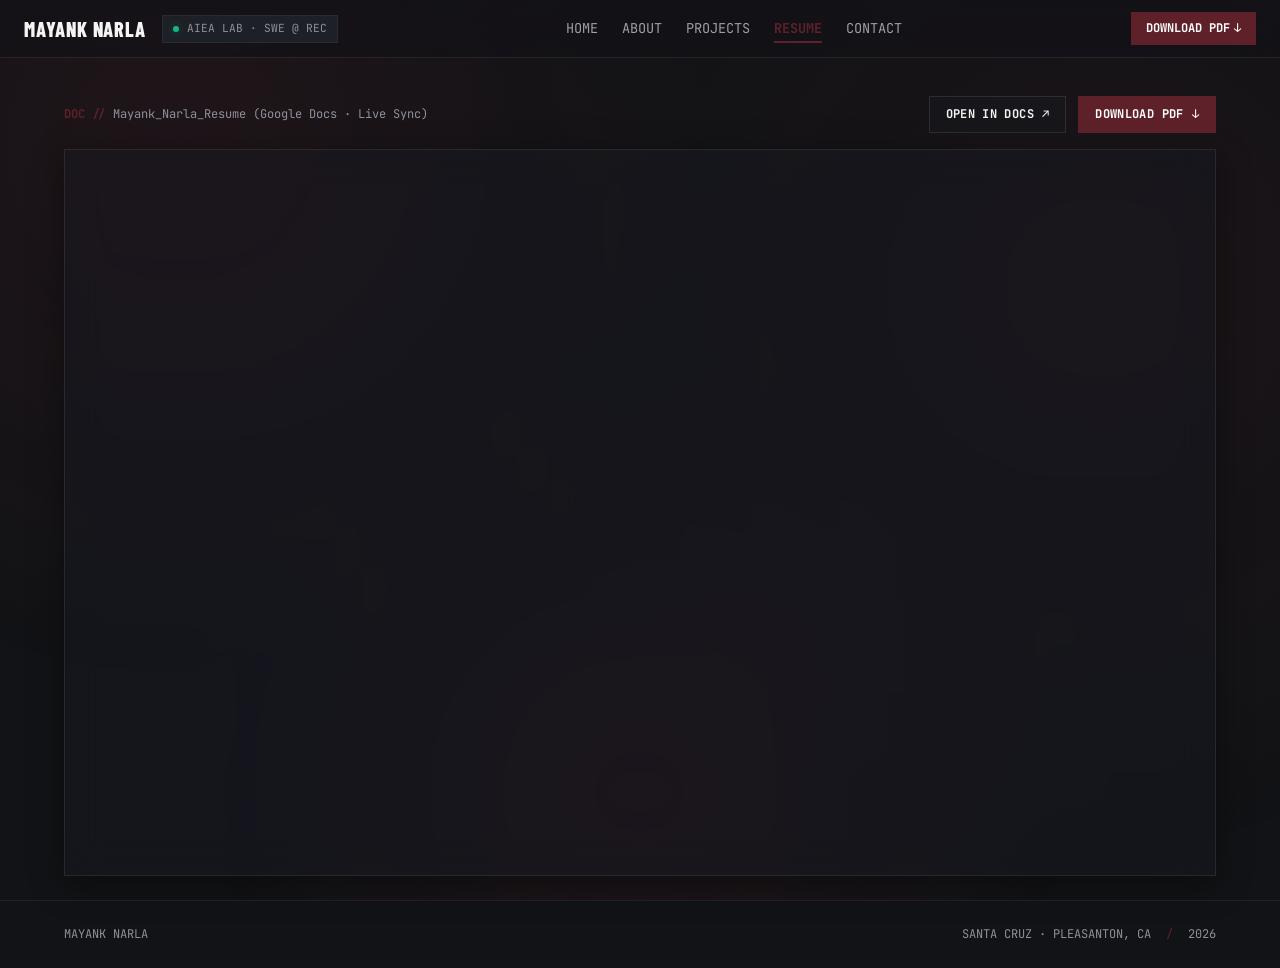
<file: resume.html>
<!DOCTYPE html>
<html lang="en">
<head>
  <meta charset="UTF-8">
  <meta name="viewport" content="width=device-width, initial-scale=1.0">
  <meta http-equiv="Cache-Control" content="no-cache, no-store, must-revalidate">
  <meta http-equiv="Pragma" content="no-cache">
  <meta http-equiv="Expires" content="0">
  <title>Resume — Mayank Narla</title>
  <meta name="description" content="Resume of Mayank Narla. UC Santa Cruz Computer Science. Neurosymbolic AI, Computer Vision, and Systems Engineering.">
  <meta name="theme-color" content="#121316">
  
  <link rel="preconnect" href="https://fonts.googleapis.com">
  <link rel="preconnect" href="https://fonts.gstatic.com" crossorigin>
  <link href="https://fonts.googleapis.com/css2?family=Barlow+Condensed:ital,wght@0,600;0,700;0,800;0,900;1,700;1,800&family=Chivo:wght@300;400;500;600;700&family=JetBrains+Mono:wght@400;500;600;700&display=swap" rel="stylesheet">
  
  <link rel="stylesheet" href="css/main.css?v=20260904">
  <style>
    /* Full-viewport PDF container */
    .resume-page-wrapper {
      padding-top: 84px;
      min-height: 100vh;
      display: flex;
      flex-direction: column;
    }

    .resume-toolbar {
      display: flex;
      justify-content: space-between;
      align-items: center;
      padding: 12px 0 16px;
      flex-wrap: wrap;
      gap: 12px;
    }

    .resume-meta {
      font-family: var(--font-mono);
      font-size: var(--text-xs);
      color: var(--text-muted);
    }

    .resume-meta-code {
      color: var(--accent);
      font-weight: 700;
    }

    .resume-actions {
      display: flex;
      align-items: center;
      gap: 12px;
    }

    .resume-viewer-frame {
      flex: 1;
      width: 100%;
      min-height: calc(100vh - 180px);
      background: rgba(24, 25, 31, 0.58);
      backdrop-filter: blur(18px) saturate(180%);
      -webkit-backdrop-filter: blur(18px) saturate(180%);
      border: 1px solid rgba(255, 255, 255, 0.08);
      overflow: hidden;
      margin-bottom: 24px;
      box-shadow: var(--shadow-card-glass);
    }

    .resume-viewer-frame object,
    .resume-viewer-frame iframe {
      width: 100%;
      height: 100%;
      min-height: calc(100vh - 180px);
      border: none;
      display: block;
    }

    .resume-fallback {
      padding: 48px 24px;
      text-align: center;
      font-family: var(--font-mono);
      color: var(--text-body);
    }
  </style>
</head>
<body class="telemetry-theme">
  <!-- Custom Kinetic Cursor -->
  <div id="cursor-tracker" class="cursor-tracker" aria-hidden="true">
    <span class="cursor-crosshair">•</span>
    <span class="cursor-label"></span>
  </div>

  <!-- Header HUD -->
  <header id="telemetry-hud" class="telemetry-hud">
    <div class="hud-progress-line" id="scroll-progress-line"></div>
    <div class="hud-container">
      <div class="hud-left">
        <a href="index.html" class="hud-brand" aria-label="Mayank Narla Home">
          <span class="hud-name">MAYANK NARLA</span>
        </a>
        <div class="hud-status-badge">
          <span class="status-dot"></span>
          <span class="status-text">AIEA LAB · SWE @ REC</span>
        </div>
      </div>

      <nav class="hud-nav" aria-label="Main Navigation">
        <a href="index.html" class="hud-link">HOME</a>
        <a href="about.html" class="hud-link">ABOUT</a>
        <a href="projects.html" class="hud-link">PROJECTS</a>
        <a href="resume.html" class="hud-link active">RESUME</a>
        <a href="contact.html" class="hud-link">CONTACT</a>
      </nav>

      <div class="hud-right">
        <a href="https://docs.google.com/document/d/1VMB0v6blI8CmburpSPeXPt6Zx6mSeD_giCl_SmK9u-k/export?format=pdf" class="hud-cta-btn" id="resume-quick-btn">
          DOWNLOAD PDF <span class="btn-arrow">↓</span>
        </a>
      </div>
    </div>
  </header>

  <main id="main-content" class="resume-page-wrapper">
    <div class="container" style="flex: 1; display: flex; flex-direction: column; width: 100%;">
      <!-- Top Action Toolbar -->
      <div class="resume-toolbar">
        <div class="resume-meta">
          <span class="resume-meta-code">DOC //</span> Mayank_Narla_Resume (Google Docs · Live Sync)
        </div>
        <div class="resume-actions">
          <a href="https://docs.google.com/document/d/1VMB0v6blI8CmburpSPeXPt6Zx6mSeD_giCl_SmK9u-k/edit?usp=sharing" target="_blank" rel="noopener noreferrer" class="btn btn-secondary btn-sm">
            OPEN IN DOCS <span class="btn-arrow">↗</span>
          </a>
          <a href="https://docs.google.com/document/d/1VMB0v6blI8CmburpSPeXPt6Zx6mSeD_giCl_SmK9u-k/export?format=pdf" class="btn btn-primary btn-sm">
            DOWNLOAD PDF <span class="btn-arrow">↓</span>
          </a>
        </div>
      </div>

      <!-- Full-Height Embedded Live Google Doc -->
      <div class="resume-viewer-frame">
        <iframe 
          src="https://docs.google.com/document/d/1VMB0v6blI8CmburpSPeXPt6Zx6mSeD_giCl_SmK9u-k/preview?embedded=true" 
          title="Mayank Narla Resume — Live Google Doc"
          allow="autoplay">
          <div class="resume-fallback">
            <p style="margin-bottom: 20px;">Your browser does not support inline document viewing.</p>
            <a href="https://docs.google.com/document/d/1VMB0v6blI8CmburpSPeXPt6Zx6mSeD_giCl_SmK9u-k/edit?usp=sharing" target="_blank" rel="noopener noreferrer" class="btn btn-primary">
              Open Google Doc <span class="btn-arrow">↗</span>
            </a>
          </div>
        </iframe>
      </div>
    </div>
  </main>

  <!-- Footer -->
  <footer class="hud-footer">
    <div class="container footer-content">
      <div class="footer-left">
        <span>MAYANK NARLA</span>
      </div>
      <div class="footer-right">
        <span>SANTA CRUZ · PLEASANTON, CA</span>
        <span class="footer-sep">/</span>
        <span>2026</span>
      </div>
    </div>
  </footer>

  <!-- Floating Mobile Navigation Dock -->
  <nav class="mobile-dock" aria-label="Mobile Navigation Dock">
    <div class="dock-pill">
      <a href="index.html" class="dock-link" aria-label="Home">
        <svg class="dock-icon" width="20" height="20" viewBox="0 0 24 24" fill="none" stroke="currentColor" stroke-width="1.8" stroke-linecap="round" stroke-linejoin="round" aria-hidden="true">
          <path d="M3 9.5L12 3l9 6.5V20a1.5 1.5 0 0 1-1.5 1.5H4.5A1.5 1.5 0 0 1 3 20V9.5z"/>
          <polyline points="9 21.5 9 12 15 12 15 21.5"/>
        </svg>
        <span class="dock-label">HOME</span>
      </a>
      <a href="about.html" class="dock-link" aria-label="About">
        <svg class="dock-icon" width="20" height="20" viewBox="0 0 24 24" fill="none" stroke="currentColor" stroke-width="1.8" stroke-linecap="round" stroke-linejoin="round" aria-hidden="true">
          <path d="M20 21v-2a4 4 0 0 0-4-4H8a4 4 0 0 0-4 4v2"/>
          <circle cx="12" cy="7" r="4"/>
        </svg>
        <span class="dock-label">ABOUT</span>
      </a>
      <a href="projects.html" class="dock-link" aria-label="Projects">
        <svg class="dock-icon" width="20" height="20" viewBox="0 0 24 24" fill="none" stroke="currentColor" stroke-width="1.8" stroke-linecap="round" stroke-linejoin="round" aria-hidden="true">
          <rect x="2" y="7" width="20" height="14" rx="2" ry="2"/>
          <path d="M16 21V5a2 2 0 0 0-2-2h-4a2 2 0 0 0-2 2v16"/>
        </svg>
        <span class="dock-label">PROJECTS</span>
      </a>
      <a href="resume.html" class="dock-link active" aria-label="Resume">
        <svg class="dock-icon" width="20" height="20" viewBox="0 0 24 24" fill="none" stroke="currentColor" stroke-width="1.8" stroke-linecap="round" stroke-linejoin="round" aria-hidden="true">
          <path d="M14 2H6a2 2 0 0 0-2 2v16a2 2 0 0 0 2 2h12a2 2 0 0 0 2-2V8z"/>
          <polyline points="14 2 14 8 20 8"/>
          <line x1="16" y1="13" x2="8" y2="13"/>
          <line x1="16" y1="17" x2="8" y2="17"/>
        </svg>
        <span class="dock-label">RESUME</span>
      </a>
      <a href="contact.html" class="dock-link" aria-label="Contact">
        <svg class="dock-icon" width="20" height="20" viewBox="0 0 24 24" fill="none" stroke="currentColor" stroke-width="1.8" stroke-linecap="round" stroke-linejoin="round" aria-hidden="true">
          <rect x="2" y="4" width="20" height="16" rx="2"/>
          <path d="m22 7-8.97 5.7a1.94 1.94 0 0 1-2.06 0L2 7"/>
        </svg>
        <span class="dock-label">CONTACT</span>
      </a>
    </div>
  </nav>

  <script type="module" src="js/main.js"></script>
</body>
</html>
</file>
<file: css/main.css>
/* ==========================================================================
   DESIGN TOKENS & VARIABLES
   ========================================================================== */

:root {
  /* Color Story */
  --bg-canvas: #121316;
  --bg-card: #18191E;
  --bg-surface: #1E2027;
  --bg-surface-hover: #242731;
  --bg-glass: rgba(18, 19, 23, 0.82);
  --bg-glass-card: rgba(24, 25, 31, 0.65);
  
  /* Borders */
  --border-subtle: #20222A;
  --border-card: #282A34;
  --border-highlight: #3D4150;
  --border-glass: rgba(255, 255, 255, 0.08);

  /* Shadows */
  --shadow-card-hover: 0 16px 32px rgba(0, 0, 0, 0.4);
  --shadow-card-glass: 0 8px 32px rgba(0, 0, 0, 0.4);

  /* Primary Accent: Deep Oxblood Burgundy Swatch (#5E212A) */
  --accent: #5E212A;
  --accent-hover: #752B36;
  --accent-dim: rgba(94, 33, 42, 0.25);
  --accent-glow: rgba(94, 33, 42, 0.45);
  --accent-line: rgba(94, 33, 42, 0.8);

  /* Status Colors */
  --color-status-active: #10B981;
  --color-status-active-glow: rgba(16, 185, 129, 0.3);

  /* Typography Colors (WCAG AA Compliant: contrast >= 4.5:1 on #121316) */
  --text-headline: #F4F4F2;
  --text-body: #9E9EA4;
  --text-muted: #8E909B;
  --text-accent: #D97784;
  --text-inverse: #FFFFFF;

  /* Typography Scale */
  --text-2xs: 0.7rem;
  --text-xs: 0.75rem;
  --text-sm: 0.85rem;
  --text-base: 1rem;
  --text-md: 1.15rem;
  --text-lg: 1.25rem;
  --text-xl: 1.8rem;
  --text-2xl: 2.2rem;
  --text-display-metric: 3.5rem;
  --text-display-section: clamp(2.5rem, 5vw, 4rem);
  --text-display-hero: clamp(4.5rem, 9vw, 8rem);
  --text-display-contact: clamp(2.2rem, 4.5vw, 3.8rem);

  /* Typography Fonts */
  --font-display: 'Barlow Condensed', -apple-system, BlinkMacSystemFont, sans-serif;
  --font-body: 'Chivo', -apple-system, BlinkMacSystemFont, sans-serif;
  --font-mono: 'JetBrains Mono', monospace;

  /* Easing Physics */
  --ease-snap: cubic-bezier(0.16, 1, 0.3, 1);
  --transition-fast: 120ms var(--ease-snap);
  --transition-normal: 220ms var(--ease-snap);
}
/* ==========================================================================
   BASE RESETS & GLOBAL STYLES
   ========================================================================== */

*, *::before, *::after {
  box-sizing: border-box;
  margin: 0;
  padding: 0;
}

html {
  scroll-behavior: smooth;
  font-size: 16px;
  background-color: var(--bg-canvas);
  color: var(--text-body);
}

body {
  font-family: var(--font-body);
  line-height: 1.6;
  background-color: var(--bg-canvas);
  color: var(--text-body);
  -webkit-font-smoothing: antialiased;
  -moz-osx-font-smoothing: grayscale;
  overflow-x: hidden;
  position: relative;
  transition: opacity 140ms ease;
  min-height: 100vh;
}

/* Ambient Depth Atmosphere (visible through frosted glass cards) */
body::before {
  content: '';
  position: fixed;
  top: 0;
  left: 0;
  width: 100vw;
  height: 100vh;
  pointer-events: none;
  z-index: 0;
  background-image: 
    radial-gradient(circle at 14% 16%, rgba(94, 33, 42, 0.18) 0%, transparent 40%),
    radial-gradient(circle at 86% 32%, rgba(94, 33, 42, 0.12) 0%, transparent 45%),
    radial-gradient(circle at 50% 88%, rgba(94, 33, 42, 0.15) 0%, transparent 42%);
}

body.page-transitioning {
  opacity: 0;
}

a {
  color: inherit;
  text-decoration: none;
}

button {
  font-family: inherit;
  cursor: pointer;
  border: none;
  background: none;
}

/* Custom Kinetic Cursor */
.cursor-tracker {
  position: fixed;
  top: 0;
  left: 0;
  pointer-events: none;
  z-index: 9999;
  display: flex;
  align-items: center;
  gap: 6px;
  transform: translate(-50%, -50%);
  transition: transform 60ms linear, opacity 200ms ease;
  mix-blend-mode: difference;
}

.cursor-crosshair {
  font-family: var(--font-mono);
  color: var(--text-inverse);
  font-size: var(--text-base);
  line-height: 1;
}

.cursor-label {
  font-family: var(--font-mono);
  font-size: var(--text-2xs);
  color: var(--accent);
  letter-spacing: 0.05em;
}

/* Container */
.container {
  width: 100%;
  max-width: 1200px;
  margin: 0 auto;
  padding: 0 24px;
  position: relative;
  z-index: 1;
}

/* Toast */
.toast {
  position: fixed;
  bottom: 32px;
  right: 32px;
  background: var(--accent);
  color: var(--text-inverse);
  font-family: var(--font-mono);
  font-size: var(--text-sm);
  font-weight: 700;
  padding: 12px 24px;
  z-index: 10000;
  opacity: 0;
  transform: translateY(20px);
  pointer-events: none;
  transition: all var(--transition-normal);
}

.toast.show {
  opacity: 1;
  transform: translateY(0);
}
/* ==========================================================================
   TELEMETRY HUD HEADER & FOOTER
   ========================================================================== */

.telemetry-hud {
  position: fixed;
  top: 0;
  left: 0;
  width: 100%;
  z-index: 100;
  background: rgba(18, 19, 23, 0.68);
  backdrop-filter: blur(20px) saturate(180%);
  -webkit-backdrop-filter: blur(20px) saturate(180%);
  border-bottom: 1px solid rgba(255, 255, 255, 0.08);
}

/* GPU-accelerated transform progress line to eliminate layout thrash */
.hud-progress-line {
  position: absolute;
  top: 0;
  left: 0;
  height: 2px;
  width: 100%;
  background: var(--accent);
  box-shadow: 0 0 10px var(--accent);
  transform: scaleX(0);
  transform-origin: left center;
  transition: transform 60ms linear;
  will-change: transform;
}

.hud-container {
  max-width: 1280px;
  margin: 0 auto;
  padding: 12px 24px;
  display: flex;
  align-items: center;
  justify-content: space-between;
  gap: 20px;
}

.hud-left {
  display: flex;
  align-items: center;
  gap: 16px;
}

.hud-brand {
  display: flex;
  align-items: center;
  gap: 10px;
  font-family: var(--font-display);
  font-weight: 800;
  font-size: var(--text-lg);
  letter-spacing: 0.04em;
  color: var(--text-headline);
}

.hud-callsign {
  font-family: var(--font-mono);
  font-size: var(--text-xs);
  color: var(--accent);
  padding: 2px 6px;
  background: var(--accent-dim);
  border: 1px solid var(--accent-line);
}

.hud-status-badge {
  display: flex;
  align-items: center;
  gap: 8px;
  padding: 4px 10px;
  background: var(--bg-surface);
  border: 1px solid var(--border-card);
  font-family: var(--font-mono);
  font-size: var(--text-2xs);
  color: var(--text-muted);
}

.status-dot {
  width: 6px;
  height: 6px;
  background: var(--color-status-active);
  border-radius: 50%;
  box-shadow: 0 0 8px var(--color-status-active-glow);
  animation: pulse-green 2s infinite ease-in-out;
}

@keyframes pulse-green {
  0%, 100% { opacity: 1; transform: scale(1); }
  50% { opacity: 0.4; transform: scale(0.85); }
}

.hud-nav {
  display: flex;
  align-items: center;
  gap: 24px;
}

.hud-link {
  font-family: var(--font-mono);
  font-size: var(--text-sm);
  color: var(--text-body);
  transition: color var(--transition-fast);
  display: flex;
  align-items: center;
  gap: 6px;
}

.hud-num {
  color: var(--accent);
  font-weight: 700;
}

.hud-link:hover {
  color: var(--text-headline);
}

.hud-link.active {
  color: var(--accent);
  font-weight: 700;
  position: relative;
}

.hud-link.active::after {
  content: '';
  position: absolute;
  bottom: -4px;
  left: 0;
  width: 100%;
  height: 2px;
  background: var(--accent);
}

.hud-right {
  display: flex;
  align-items: center;
  gap: 14px;
}

.hud-telemetry-pill {
  display: flex;
  align-items: center;
  gap: 6px;
  font-family: var(--font-mono);
  font-size: var(--text-xs);
  padding: 4px 10px;
  background: var(--bg-surface);
  border: 1px solid var(--border-card);
}

.telemetry-label {
  color: var(--text-muted);
}

.telemetry-val {
  color: var(--text-headline);
  font-weight: 600;
}

.telemetry-time {
  color: var(--accent);
  font-weight: 700;
}

.hud-cta-btn {
  font-family: var(--font-mono);
  font-size: var(--text-xs);
  font-weight: 700;
  padding: 6px 14px;
  background: var(--accent);
  color: var(--text-inverse);
  border: 1px solid var(--accent);
  transition: all var(--transition-fast);
  display: flex;
  align-items: center;
  gap: 4px;
}

.hud-cta-btn:hover {
  background: var(--accent-hover);
  box-shadow: 0 0 14px var(--accent-glow);
}

/* Footer HUD */
.hud-footer {
  background: var(--bg-canvas);
  border-top: 1px solid var(--border-subtle);
  padding: 24px 0;
  font-family: var(--font-mono);
  font-size: var(--text-xs);
  color: var(--text-muted);
}

.footer-content {
  display: flex;
  justify-content: space-between;
  align-items: center;
  flex-wrap: wrap;
  gap: 16px;
}

.footer-sep {
  color: var(--accent);
  margin: 0 8px;
}

/* ==========================================================================
   MOBILE FLOATING NAVIGATION DOCK
   Native-app style thumb dock pinned to bottom of mobile viewports
   ========================================================================== */

.mobile-dock {
  display: none;
}

.dock-pill {
  display: flex;
  align-items: center;
  justify-content: space-around;
  width: 100%;
  max-width: 440px;
  background: rgba(18, 19, 23, 0.92);
  backdrop-filter: blur(24px) saturate(190%);
  -webkit-backdrop-filter: blur(24px) saturate(190%);
  border: 1px solid rgba(255, 255, 255, 0.12);
  border-radius: 40px;
  padding: 5px 6px;
  box-shadow: 0 14px 36px rgba(0, 0, 0, 0.7), 0 0 1px rgba(255, 255, 255, 0.2);
  gap: 3px;
}

.dock-link {
  display: flex;
  flex-direction: column;
  align-items: center;
  justify-content: center;
  flex: 1;
  min-height: 48px;
  padding: 6px 3px;
  border-radius: 20px;
  text-decoration: none;
  color: var(--text-muted);
  font-family: var(--font-mono);
  font-size: 9px;
  font-weight: 600;
  letter-spacing: 0.04em;
  white-space: nowrap;
  gap: 4px;
  transition: all var(--transition-fast);
  touch-action: manipulation;
  -webkit-tap-highlight-color: transparent;
  position: relative;
}

.dock-icon {
  width: 20px;
  height: 20px;
  max-width: 20px;
  max-height: 20px;
  flex-shrink: 0;
  stroke: currentColor;
  stroke-width: 1.8;
  fill: none;
  transition: stroke var(--transition-fast), transform var(--transition-fast);
}

.dock-link:hover,
.dock-link:focus-visible {
  color: var(--text-headline);
  background: rgba(255, 255, 255, 0.05);
}

.dock-link:active {
  transform: scale(0.92);
}

/* Active State with crimson accent glow */
.dock-link.active {
  color: var(--text-headline);
  background: linear-gradient(180deg, rgba(94, 33, 42, 0.5) 0%, rgba(94, 33, 42, 0.2) 100%);
  border: 1px solid rgba(94, 33, 42, 0.7);
  box-shadow: 0 0 14px rgba(94, 33, 42, 0.35);
}

.dock-link.active .dock-icon {
  stroke: var(--accent);
  color: var(--accent);
  filter: drop-shadow(0 0 6px var(--accent-glow));
}

.dock-link.active .dock-label {
  color: var(--text-headline);
  font-weight: 700;
}

.dock-link.active::after {
  content: '';
  position: absolute;
  top: 4px;
  width: 4px;
  height: 4px;
  background: var(--accent);
  border-radius: 50%;
  box-shadow: 0 0 6px var(--accent);
}

@media (max-width: 768px) {
  .mobile-dock {
    display: flex;
    position: fixed;
    bottom: calc(12px + env(safe-area-inset-bottom, 0px));
    left: 0;
    right: 0;
    justify-content: center;
    align-items: center;
    z-index: 1000;
    padding: 0 12px;
    pointer-events: none;
  }

  .dock-pill {
    pointer-events: auto;
  }
}


/* ==========================================================================
   BUTTONS, CARDS & UI COMPONENTS
   ========================================================================== */

/* Buttons */
.btn {
  display: inline-flex;
  align-items: center;
  justify-content: center;
  gap: 8px;
  padding: 12px 24px;
  font-family: var(--font-mono);
  font-size: var(--text-sm);
  font-weight: 700;
  letter-spacing: 0.03em;
  border-radius: 0;
  transition: all var(--transition-fast);
}

.btn-primary {
  background: var(--accent);
  color: var(--text-inverse);
  border: 1px solid var(--accent);
}

.btn-primary:hover {
  background: var(--accent-hover);
  box-shadow: 0 0 16px var(--accent-glow);
  transform: translateY(-1px);
}

.btn-secondary {
  background: rgba(24, 25, 31, 0.6);
  backdrop-filter: blur(12px);
  -webkit-backdrop-filter: blur(12px);
  color: var(--text-headline);
  border: 1px solid rgba(255, 255, 255, 0.1);
}

.btn-secondary:hover {
  background: rgba(34, 36, 45, 0.8);
  border-color: rgba(94, 33, 42, 0.6);
  color: var(--text-inverse);
  transform: translateY(-1px);
  box-shadow: 0 0 16px rgba(94, 33, 42, 0.25);
}

.btn-sm {
  padding: 8px 16px;
  font-size: var(--text-xs);
}

.btn-arrow {
  transition: transform var(--transition-fast);
}

.btn:hover .btn-arrow {
  transform: translateX(3px);
}

.metric-card {
  background: rgba(24, 25, 31, 0.55);
  backdrop-filter: blur(16px) saturate(180%);
  -webkit-backdrop-filter: blur(16px) saturate(180%);
  border: 1px solid rgba(255, 255, 255, 0.08);
  padding: 22px 24px;
  transition: all var(--transition-normal);
  position: relative;
  overflow: hidden;
  box-shadow: var(--shadow-card-glass);
}

.metric-card:hover {
  background: rgba(30, 32, 40, 0.72);
  border-color: rgba(94, 33, 42, 0.6);
  transform: translateX(4px);
  box-shadow: var(--shadow-card-hover);
}

/* Primary Metric: Technical top boundary accent rather than generic AI side-tab */
.metric-primary {
  border-top: 2px solid var(--accent);
  background: linear-gradient(135deg, rgba(24, 25, 31, 0.6) 0%, rgba(94, 33, 42, 0.15) 100%);
}

.metric-header {
  display: flex;
  align-items: center;
  justify-content: space-between;
  margin-bottom: 8px;
}

.metric-code {
  font-family: var(--font-mono);
  font-size: var(--text-2xs);
  color: var(--accent);
  font-weight: 700;
}

.metric-tag {
  font-family: var(--font-mono);
  font-size: var(--text-2xs);
  color: var(--text-muted);
  text-transform: uppercase;
}

.metric-focus-title {
  font-family: var(--font-body);
  font-size: var(--text-base);
  font-weight: 600;
  color: var(--text-headline);
  margin-bottom: 6px;
  line-height: 1.3;
}

.metric-footer {
  font-size: var(--text-sm);
  color: var(--text-muted);
  line-height: 1.5;
}

/* Kinetic Ticker Band */
.hero-ticker-band {
  width: 100%;
  margin-top: 64px;
  background: var(--bg-surface);
  border-top: 1px solid var(--border-subtle);
  border-bottom: 1px solid var(--border-subtle);
  padding: 12px 0;
  overflow: hidden;
  white-space: nowrap;
}

.ticker-track {
  display: inline-flex;
  gap: 32px;
  font-family: var(--font-mono);
  font-size: var(--text-sm);
  font-weight: 700;
  color: var(--text-muted);
  letter-spacing: 0.1em;
  animation: ticker-slide 30s linear infinite;
}

.ticker-dot {
  color: var(--accent);
}

@keyframes ticker-slide {
  0% { transform: translateX(0); }
  100% { transform: translateX(-50%); }
}

/* Filter Buttons */
.project-filter-group {
  display: flex;
  gap: 8px;
  flex-wrap: wrap;
}

.filter-btn {
  font-family: var(--font-mono);
  font-size: var(--text-xs);
  font-weight: 700;
  padding: 8px 14px;
  background: rgba(24, 25, 31, 0.6);
  backdrop-filter: blur(12px);
  -webkit-backdrop-filter: blur(12px);
  border: 1px solid rgba(255, 255, 255, 0.08);
  color: var(--text-muted);
  transition: all var(--transition-fast);
}

.filter-btn:hover {
  background: rgba(32, 34, 44, 0.8);
  border-color: rgba(255, 255, 255, 0.16);
  color: var(--text-headline);
}

.filter-btn.active {
  background: var(--accent);
  color: var(--text-inverse);
  border-color: var(--accent);
}

/* ==========================================================================
   Scroll-Triggered Entrance Animations (Hardware-Accelerated)
   ========================================================================== */

.scroll-reveal {
  opacity: 0;
  transform: translateY(24px);
  transition: opacity 0.5s cubic-bezier(0.16, 1, 0.3, 1),
              transform 0.5s cubic-bezier(0.16, 1, 0.3, 1);
  transition-delay: calc(var(--reveal-stagger, 0) * 100ms);
  will-change: opacity, transform;
}

.scroll-reveal.is-revealed {
  opacity: 1;
  transform: translateY(0);
}

@media (prefers-reduced-motion: reduce) {
  .scroll-reveal {
    opacity: 1 !important;
    transform: none !important;
    transition: none !important;
    will-change: auto !important;
  }
}
/* ==========================================================================
   PAGE SECTIONS & MODULE LAYOUTS
   ========================================================================== */

.section {
  padding: 96px 0;
  border-bottom: 1px solid var(--border-subtle);
  position: relative;
}

.section-header {
  margin-bottom: 48px;
}

.section-header-split {
  display: flex;
  align-items: flex-end;
  justify-content: space-between;
  margin-bottom: 48px;
  flex-wrap: wrap;
  gap: 24px;
}

.section-meta {
  display: flex;
  align-items: center;
  gap: 10px;
  font-family: var(--font-mono);
  font-size: var(--text-sm);
  margin-bottom: 8px;
}

.section-index {
  color: var(--accent);
  font-weight: 700;
}

.section-category {
  color: var(--text-muted);
  letter-spacing: 0.08em;
}

.section-title {
  font-family: var(--font-display);
  font-weight: 700;
  font-size: var(--text-display-section);
  line-height: 1.05;
  color: var(--text-headline);
  letter-spacing: 0.02em;
}

/* ==========================================================================
   HERO SECTION
   ========================================================================== */
.hero-section {
  padding-top: 150px;
  padding-bottom: 80px;
  border-bottom: 1px solid var(--border-subtle);
  position: relative;
}

.hero-grid {
  display: grid;
  grid-template-columns: 1.3fr 0.9fr;
  gap: 48px;
  align-items: start;
}

.hero-badge-tag {
  display: inline-flex;
  align-items: center;
  gap: 10px;
  padding: 6px 12px;
  background: var(--bg-card);
  border: 1px solid var(--border-card);
  font-family: var(--font-mono);
  font-size: var(--text-xs);
  color: var(--text-muted);
  margin-bottom: 24px;
}

.tag-accent-marker {
  width: 6px;
  height: 6px;
  background: var(--accent);
}

.hero-title {
  font-family: var(--font-display);
  font-weight: 900;
  font-size: var(--text-display-hero);
  line-height: 0.92;
  letter-spacing: -0.03em;
  color: var(--text-headline);
  display: flex;
  flex-direction: column;
  margin-bottom: 28px;
}

.highlight-stroke {
  color: transparent;
  -webkit-text-stroke: 2px var(--text-headline);
  transition: color var(--transition-fast), -webkit-text-stroke var(--transition-fast);
}

.highlight-stroke:hover {
  color: var(--accent);
  -webkit-text-stroke: 2px var(--accent);
}

.hero-statement {
  font-size: var(--text-md);
  line-height: 1.65;
  color: var(--text-body);
  max-width: 580px;
  margin-bottom: 36px;
}

.hero-statement strong {
  color: var(--text-headline);
  font-weight: 600;
}

.hero-actions {
  display: flex;
  align-items: center;
  gap: 16px;
  flex-wrap: wrap;
}

.hero-metrics-column {
  display: flex;
  flex-direction: column;
  gap: 16px;
}

/* ==========================================================================
   EXPERIENCE SECTION
   ========================================================================== */
.experience-list {
  display: flex;
  flex-direction: column;
  gap: 20px;
}

.exp-card {
  background: rgba(24, 25, 31, 0.58);
  backdrop-filter: blur(18px) saturate(180%);
  -webkit-backdrop-filter: blur(18px) saturate(180%);
  border: 1px solid rgba(255, 255, 255, 0.08);
  padding: 32px;
  transition: all var(--transition-normal);
  box-shadow: var(--shadow-card-glass);
}

.exp-card:hover {
  background: rgba(30, 32, 40, 0.75);
  border-color: rgba(94, 33, 42, 0.6);
  transform: translateY(-2px);
  box-shadow: var(--shadow-card-hover);
}

/* Technical top accent border instead of generic AI side-tab stripe */
.highlight-card {
  border-top: 2px solid var(--accent);
  background: linear-gradient(180deg, rgba(94, 33, 42, 0.18) 0%, rgba(24, 25, 31, 0.6) 100%);
}

.exp-header {
  display: flex;
  justify-content: space-between;
  align-items: flex-start;
  margin-bottom: 16px;
  flex-wrap: wrap;
  gap: 16px;
}

.exp-tag {
  font-family: var(--font-mono);
  font-size: var(--text-2xs);
  font-weight: 700;
  color: var(--text-muted);
  letter-spacing: 0.06em;
  display: inline-block;
  margin-bottom: 6px;
}

.accent-tag {
  color: var(--accent);
}

.exp-role {
  font-family: var(--font-body);
  font-size: var(--text-lg);
  font-weight: 600;
  color: var(--text-headline);
  line-height: 1.25;
  margin-bottom: 4px;
}

.exp-company {
  font-family: var(--font-body);
  font-size: var(--text-sm);
  font-weight: 400;
  color: var(--text-muted);
}

.exp-period {
  text-align: right;
  font-family: var(--font-mono);
  font-size: var(--text-sm);
}

.exp-date {
  color: var(--accent);
  font-weight: 700;
  display: block;
}

.exp-loc {
  color: var(--text-muted);
  font-size: var(--text-2xs);
}

.exp-human-summary {
  font-size: var(--text-base);
  line-height: 1.65;
  color: var(--text-body);
  margin-bottom: 20px;
  max-width: 900px;
}

.exp-stack {
  display: flex;
  flex-wrap: wrap;
  gap: 8px;
}

.stack-badge {
  font-family: var(--font-mono);
  font-size: var(--text-2xs);
  padding: 4px 10px;
  background: var(--bg-surface);
  border: 1px solid var(--border-card);
  color: var(--text-muted);
}

.exp-card:hover .stack-badge {
  color: var(--text-headline);
  border-color: var(--border-highlight);
}

/* ==========================================================================
   PROJECTS SECTION
   ========================================================================== */
.projects-grid {
  display: grid;
  grid-template-columns: repeat(3, 1fr);
  gap: 24px;
}

.project-card {
  background: rgba(24, 25, 31, 0.58);
  backdrop-filter: blur(18px) saturate(180%);
  -webkit-backdrop-filter: blur(18px) saturate(180%);
  border: 1px solid rgba(255, 255, 255, 0.08);
  padding: 32px;
  display: flex;
  flex-direction: column;
  justify-content: space-between;
  transition: all var(--transition-normal);
  position: relative;
  box-shadow: var(--shadow-card-glass);
}

.project-card:hover {
  background: rgba(30, 32, 40, 0.75);
  border-color: rgba(94, 33, 42, 0.6);
  transform: translateY(-4px);
  box-shadow: var(--shadow-card-hover);
}

.project-card-header {
  display: flex;
  justify-content: space-between;
  align-items: center;
  margin-bottom: 20px;
}

.project-num-tag {
  font-family: var(--font-mono);
  font-size: var(--text-2xs);
  font-weight: 700;
  color: var(--accent);
  letter-spacing: 0.05em;
}

.project-status-dot {
  font-family: var(--font-mono);
  font-size: var(--text-2xs);
  padding: 2px 8px;
  background: var(--bg-surface);
  border: 1px solid var(--border-card);
  color: var(--color-status-active);
}

.project-title {
  font-family: var(--font-body);
  font-size: var(--text-xl);
  font-weight: 600;
  line-height: 1.25;
  color: var(--text-headline);
  margin-bottom: 12px;
}

.project-link {
  display: inline-flex;
  align-items: center;
  gap: 8px;
  transition: color var(--transition-fast);
}

.project-link:hover {
  color: var(--accent);
}

.card-arrow {
  font-size: var(--text-md);
  transition: transform var(--transition-fast);
}

.project-card:hover .card-arrow {
  transform: translate(3px, -3px);
  color: var(--accent);
}

.project-desc {
  font-size: var(--text-base);
  line-height: 1.6;
  color: var(--text-body);
  margin-bottom: 24px;
}

.project-metrics-row {
  display: grid;
  grid-template-columns: repeat(2, 1fr);
  gap: 12px;
  background: var(--bg-canvas);
  border: 1px solid var(--border-card);
  padding: 12px 16px;
  margin-bottom: 24px;
}

.p-metric {
  display: flex;
  flex-direction: column;
}

.p-metric-val {
  font-family: var(--font-mono);
  font-size: var(--text-md);
  font-weight: 700;
  color: var(--text-headline);
}

.p-metric-lbl {
  font-family: var(--font-mono);
  font-size: var(--text-2xs);
  color: var(--text-muted);
  text-transform: uppercase;
}

.project-footer {
  display: flex;
  justify-content: space-between;
  align-items: center;
  padding-top: 16px;
  border-top: 1px solid var(--border-subtle);
  flex-wrap: wrap;
  gap: 12px;
}

.project-tech-pills {
  display: flex;
  flex-wrap: wrap;
  gap: 6px;
}

.project-tech-pills span {
  font-family: var(--font-mono);
  font-size: var(--text-2xs);
  padding: 2px 8px;
  background: var(--bg-surface);
  color: var(--text-muted);
  border: 1px solid var(--border-card);
}

.project-ext-btn {
  font-family: var(--font-mono);
  font-size: var(--text-xs);
  font-weight: 700;
  color: var(--text-headline);
  transition: color var(--transition-fast);
}

.project-ext-btn:hover {
  color: var(--accent);
}

.project-actions-row {
  display: flex;
  align-items: center;
  gap: 12px;
}

/* Expandable Architecture Drawer */
.arch-toggle-btn {
  display: inline-flex;
  align-items: center;
  gap: 6px;
  background: var(--bg-surface);
  border: 1px solid var(--border-card);
  color: var(--text-muted);
  font-family: var(--font-mono);
  font-size: var(--text-2xs);
  font-weight: 700;
  padding: 6px 12px;
  transition: all var(--transition-fast);
  cursor: pointer;
}

.arch-toggle-btn:hover {
  background: var(--bg-surface-hover);
  border-color: var(--border-highlight);
  color: var(--text-headline);
}

.arch-toggle-btn[aria-expanded="true"] {
  border-color: var(--accent);
  color: var(--accent);
  background: var(--accent-dim);
}

.arch-toggle-indicator {
  font-size: var(--text-xs);
}

.arch-drawer {
  display: grid;
  grid-template-rows: 0fr;
  opacity: 0;
  transition: grid-template-rows 280ms var(--ease-snap), opacity 200ms ease;
  width: 100%;
}

.arch-drawer.open {
  grid-template-rows: 1fr;
  opacity: 1;
}

.arch-diagram-wrap {
  min-height: 0;
  overflow: hidden;
  background: rgba(16, 17, 22, 0.75);
  backdrop-filter: blur(16px);
  -webkit-backdrop-filter: blur(16px);
  border: 1px solid rgba(255, 255, 255, 0.08);
  padding: 14px;
  margin-top: 16px;
}

.arch-header-meta {
  display: flex;
  justify-content: space-between;
  align-items: center;
  font-family: var(--font-mono);
  font-size: var(--text-2xs);
  color: var(--text-muted);
  margin-bottom: 10px;
  padding-bottom: 6px;
  border-bottom: 1px solid var(--border-subtle);
}

.arch-pipeline-badge {
  color: var(--color-status-active);
  font-weight: 700;
}

.arch-diagram-svg {
  width: 100%;
  height: auto;
  display: block;
}

/* ==========================================================================
   TECHNICAL SKILLS MATRIX
   ========================================================================== */
.skills-matrix-grid {
  display: grid;
  grid-template-columns: repeat(4, 1fr);
  gap: 20px;
}

.matrix-card {
  background: rgba(24, 25, 31, 0.58);
  backdrop-filter: blur(18px) saturate(180%);
  -webkit-backdrop-filter: blur(18px) saturate(180%);
  border: 1px solid rgba(255, 255, 255, 0.08);
  padding: 28px 24px;
  transition: all var(--transition-normal);
  box-shadow: var(--shadow-card-glass);
}

.matrix-card:hover {
  background: rgba(30, 32, 40, 0.75);
  border-color: rgba(94, 33, 42, 0.6);
  transform: translateY(-2px);
  box-shadow: var(--shadow-card-hover);
}

.highlight-matrix {
  border-top: 2px solid var(--accent);
  background: linear-gradient(180deg, rgba(94, 33, 42, 0.18) 0%, rgba(24, 25, 31, 0.6) 100%);
}

.matrix-card-header {
  display: flex;
  align-items: center;
  gap: 10px;
  margin-bottom: 20px;
  padding-bottom: 12px;
  border-bottom: 1px solid var(--border-subtle);
}

.matrix-icon {
  font-family: var(--font-mono);
  font-size: var(--text-xs);
  font-weight: 700;
  color: var(--accent);
}

.matrix-card-header h3 {
  font-family: var(--font-body);
  font-size: var(--text-xs);
  font-weight: 700;
  color: var(--text-headline);
  letter-spacing: 0.08em;
  text-transform: uppercase;
}

.matrix-list {
  list-style: none;
  display: flex;
  flex-direction: column;
  gap: 10px;
}

.matrix-list li {
  font-size: var(--text-sm);
  color: var(--text-body);
  display: flex;
  align-items: center;
  justify-content: space-between;
}

.bullet {
  color: var(--accent);
  font-size: var(--text-xs);
  margin-right: 6px;
}

.skill-lvl {
  font-family: var(--font-mono);
  font-size: var(--text-2xs);
  color: var(--text-muted);
  padding: 1px 6px;
  background: var(--bg-canvas);
  border: 1px solid var(--border-card);
}

/* ==========================================================================
   CREDENTIALS & CERTIFICATIONS SECTION
   ========================================================================== */
.credentials-grid {
  display: grid;
  grid-template-columns: repeat(2, 1fr);
  gap: 20px;
}

.credential-card {
  background: rgba(24, 25, 31, 0.58);
  backdrop-filter: blur(18px) saturate(180%);
  -webkit-backdrop-filter: blur(18px) saturate(180%);
  border: 1px solid rgba(255, 255, 255, 0.08);
  padding: 28px;
  display: flex;
  flex-direction: column;
  justify-content: space-between;
  gap: 18px;
  transition: all var(--transition-normal);
  box-shadow: var(--shadow-card-glass);
}

.credential-card:hover {
  background: rgba(30, 32, 40, 0.75);
  border-color: rgba(94, 33, 42, 0.6);
  transform: translateY(-2px);
  box-shadow: var(--shadow-card-hover);
}

.cred-header {
  display: flex;
  justify-content: space-between;
  align-items: flex-start;
  gap: 16px;
  flex-wrap: wrap;
}

.cred-issuer-wrap {
  display: flex;
  flex-direction: column;
  gap: 6px;
}

.cred-tag {
  font-family: var(--font-mono);
  font-size: var(--text-2xs);
  font-weight: 700;
  color: var(--text-muted);
  letter-spacing: 0.06em;
}

.cred-name {
  font-family: var(--font-body);
  font-size: var(--text-lg);
  font-weight: 600;
  color: var(--text-headline);
  line-height: 1.25;
}

.cred-badge-type {
  font-family: var(--font-mono);
  font-size: var(--text-xs);
  font-weight: 400;
  color: var(--text-muted);
  letter-spacing: 0.02em;
  white-space: nowrap;
}

.cred-status {
  display: inline-flex;
  align-items: center;
  gap: 6px;
  font-family: var(--font-mono);
  font-size: var(--text-2xs);
  font-weight: 700;
  letter-spacing: 0.05em;
  padding: 4px 10px;
  border: 1px solid rgba(255, 255, 255, 0.08);
  background: rgba(18, 19, 23, 0.55);
}

.status-completed {
  color: var(--color-status-active);
  border-color: rgba(16, 185, 129, 0.25);
}

.status-progress {
  color: #F59E0B;
  border-color: rgba(245, 158, 11, 0.25);
}

.status-dot-amber {
  width: 6px;
  height: 6px;
  border-radius: 50%;
  background: #F59E0B;
  box-shadow: 0 0 8px rgba(245, 158, 11, 0.4);
  animation: pulse-glow-amber 2.5s infinite ease-in-out;
}

@keyframes pulse-glow-amber {
  0%, 100% { opacity: 1; transform: scale(1); }
  50% { opacity: 0.5; transform: scale(0.85); }
}

.cred-desc {
  font-size: var(--text-sm);
  line-height: 1.6;
  color: var(--text-body);
  flex-grow: 1;
}

.cred-footer {
  display: flex;
  align-items: center;
  padding-top: 16px;
  border-top: 1px solid var(--border-subtle);
}

.cred-verify-btn {
  font-family: var(--font-mono);
  font-size: var(--text-xs);
  font-weight: 700;
  padding: 8px 16px;
  background: rgba(24, 25, 31, 0.6);
  border: 1px solid rgba(255, 255, 255, 0.1);
  color: var(--text-headline);
  display: inline-flex;
  align-items: center;
  gap: 6px;
  text-decoration: none;
  transition: all var(--transition-normal);
}

.cred-verify-btn:hover:not(.is-disabled) {
  background: rgba(34, 36, 45, 0.85);
  border-color: rgba(117, 43, 54, 0.9);
  color: var(--text-inverse);
  transform: translateY(-2px);
  box-shadow: 0 0 16px rgba(94, 33, 42, 0.4);
}

.cred-verify-btn:hover:not(.is-disabled) .btn-arrow {
  transform: translate(2px, -2px);
}

.cred-verify-btn.is-disabled {
  opacity: 0.45;
  cursor: not-allowed;
  pointer-events: none;
  background: rgba(18, 19, 23, 0.4);
  border-color: rgba(255, 255, 255, 0.05);
  color: var(--text-muted);
}

/* ==========================================================================
   CONTACT / COMMS SECTION
   ========================================================================== */
.contact-box {
  background: rgba(24, 25, 31, 0.58);
  backdrop-filter: blur(20px) saturate(180%);
  -webkit-backdrop-filter: blur(20px) saturate(180%);
  border: 1px solid rgba(255, 255, 255, 0.08);
  border-top: 2px solid var(--accent);
  padding: 64px 48px;
  position: relative;
  overflow: hidden;
  box-shadow: var(--shadow-card-hover);
}

.contact-header {
  max-width: 700px;
  margin-bottom: 48px;
}

.contact-headline {
  font-family: var(--font-display);
  font-weight: 800;
  font-size: var(--text-display-contact);
  line-height: 1.05;
  letter-spacing: -0.01em;
  color: var(--text-headline);
  margin-bottom: 16px;
}

.contact-sub {
  font-size: var(--text-base);
  color: var(--text-body);
  line-height: 1.6;
}

.contact-actions-grid {
  display: grid;
  grid-template-columns: repeat(3, 1fr);
  gap: 24px;
}

.contact-channel-card {
  background: rgba(18, 19, 23, 0.52);
  backdrop-filter: blur(14px);
  -webkit-backdrop-filter: blur(14px);
  border: 1px solid rgba(255, 255, 255, 0.08);
  padding: 24px;
  display: flex;
  flex-direction: column;
  justify-content: space-between;
  gap: 16px;
  transition: all var(--transition-normal);
}

.contact-channel-card:hover {
  background: rgba(26, 28, 36, 0.7);
  border-color: rgba(94, 33, 42, 0.6);
  transform: translateY(-2px);
  box-shadow: var(--shadow-card-glass);
}

.channel-label {
  font-family: var(--font-mono);
  font-size: var(--text-2xs);
  font-weight: 700;
  color: var(--accent);
  letter-spacing: 0.06em;
}

.channel-value {
  font-family: var(--font-mono);
  font-size: var(--text-sm);
  color: var(--text-headline);
  word-break: break-all;
}

.channel-links {
  display: flex;
  gap: 10px;
}

.channel-link-btn {
  font-family: var(--font-mono);
  font-size: var(--text-xs);
  font-weight: 700;
  padding: 8px 16px;
  background: rgba(24, 25, 31, 0.6);
  border: 1px solid rgba(255, 255, 255, 0.1);
  color: var(--text-headline);
  display: inline-flex;
  align-items: center;
  gap: 6px;
  text-decoration: none;
  border-radius: 2px;
  transition: all var(--transition-normal);
}

.channel-link-btn span {
  display: inline-block;
  transition: transform var(--transition-fast);
}

.channel-link-btn:hover {
  background: rgba(34, 36, 45, 0.85);
  border-color: rgba(117, 43, 54, 0.9);
  color: var(--text-inverse);
  transform: translateY(-2px);
  box-shadow: 0 0 16px rgba(94, 33, 42, 0.4);
}

.channel-link-btn:hover span {
  transform: translate(2px, -2px);
}

/* Subtle accent hover for Resume & Copy buttons on Contact page */
.contact-channel-card .btn-primary {
  transition: all var(--transition-normal);
}

.contact-channel-card .btn-primary:hover {
  background: var(--accent-hover);
  border-color: rgba(180, 60, 78, 0.8);
  box-shadow: 0 0 20px rgba(94, 33, 42, 0.55), 0 4px 12px rgba(0, 0, 0, 0.3);
  transform: translateY(-2px);
}

.contact-channel-card .btn-secondary {
  transition: all var(--transition-normal);
}

.contact-channel-card .btn-secondary:hover {
  background: rgba(34, 36, 45, 0.85);
  border-color: rgba(117, 43, 54, 0.8);
  color: var(--text-inverse);
  transform: translateY(-2px);
  box-shadow: 0 0 16px rgba(94, 33, 42, 0.35);
}
/* ==========================================================================
   RESPONSIVE BREAKPOINTS & ACCESSIBILITY
   ========================================================================== */

@media (max-width: 1024px) {
  .hero-grid {
    grid-template-columns: 1fr;
    gap: 40px;
  }

  .projects-grid {
    grid-template-columns: 1fr;
  }
  
  .skills-matrix-grid {
    grid-template-columns: repeat(2, 1fr);
  }

  .contact-actions-grid {
    grid-template-columns: 1fr;
  }
}

@media (max-width: 768px) {
  body {
    padding-bottom: 74px;
  }

  .hud-nav, .hud-telemetry-pill {
    display: none;
  }

  .toast {
    bottom: 84px !important;
  }

  .projects-grid {
    grid-template-columns: 1fr;
  }

  .skills-matrix-grid {
    grid-template-columns: 1fr;
  }

  .credentials-grid {
    grid-template-columns: 1fr;
  }

  .contact-box {
    padding: 36px 24px;
  }

  .exp-card,
  .credential-card {
    padding: 24px;
  }

  .exp-period {
    text-align: left;
  }

  .cursor-tracker {
    display: none;
  }

  /* Accessible Touch Target Sizes (Minimum 44px for touchscreens) */
  .filter-btn,
  .btn-sm,
  .hud-cta-btn,
  .channel-link-btn,
  .project-ext-btn,
  .cred-verify-btn {
    min-height: 44px;
    display: inline-flex;
    align-items: center;
    justify-content: center;
    padding: 10px 18px;
    touch-action: manipulation;
  }

  .project-footer {
    gap: 16px;
  }
}

@media (max-width: 580px) {
  .hud-status-badge {
    display: none;
  }
}

/* ==========================================================================
   Accessibility: Intentional prefers-reduced-motion
   (Eliminates intense motion while preserving essential state transitions)
   ========================================================================== */
@media (prefers-reduced-motion: reduce) {
  html {
    scroll-behavior: auto !important;
  }

  /* Disable disorienting infinite loops & cursor tracking */
  .ticker-track,
  .status-dot,
  .status-dot-amber {
    animation: none !important;
  }

  .cursor-tracker {
    display: none !important;
  }

  /* Eliminate motion-based translates while retaining accessible state changes (opacity & color) */
  .btn,
  .btn-arrow,
  .metric-card,
  .exp-card,
  .credential-card,
  .project-card,
  .card-arrow,
  .matrix-card,
  .toast {
    transform: none !important;
    transition: color 150ms ease, background-color 150ms ease, opacity 150ms ease, border-color 150ms ease !important;
  }
}
</file>
